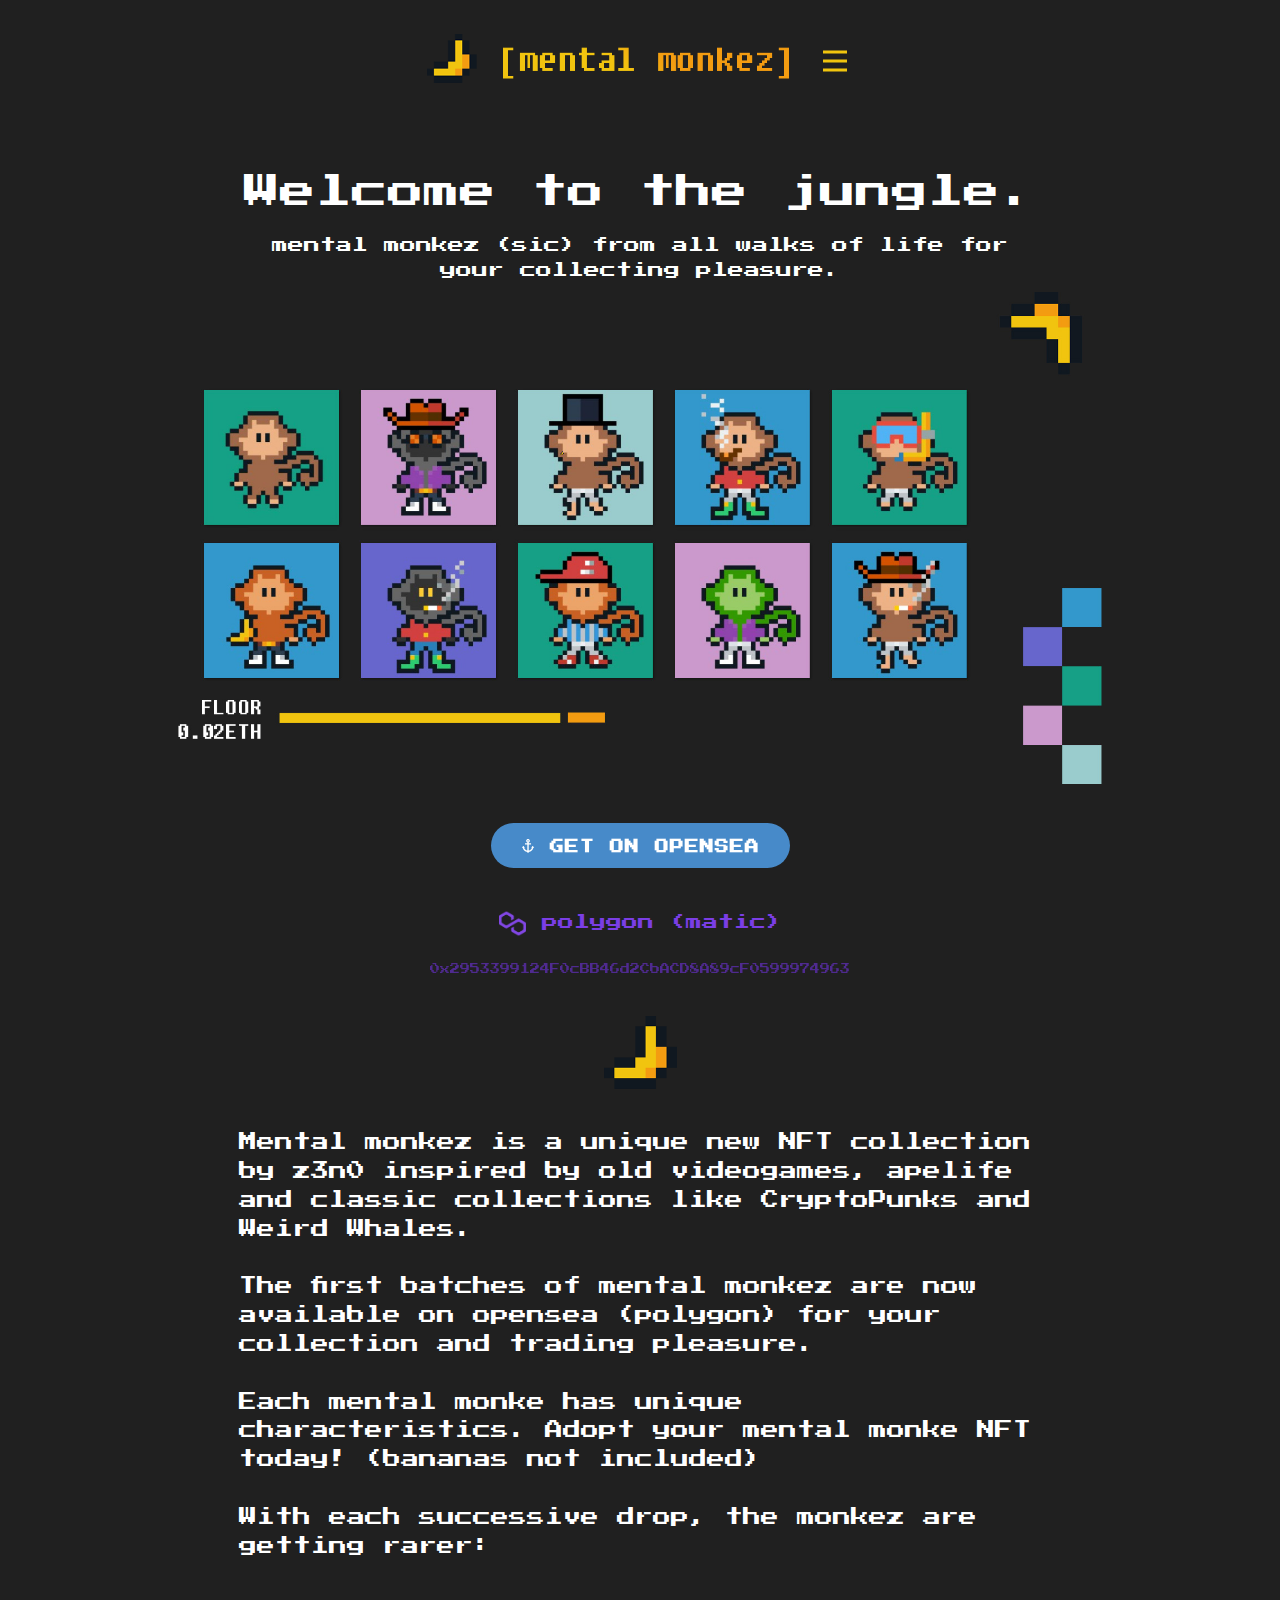
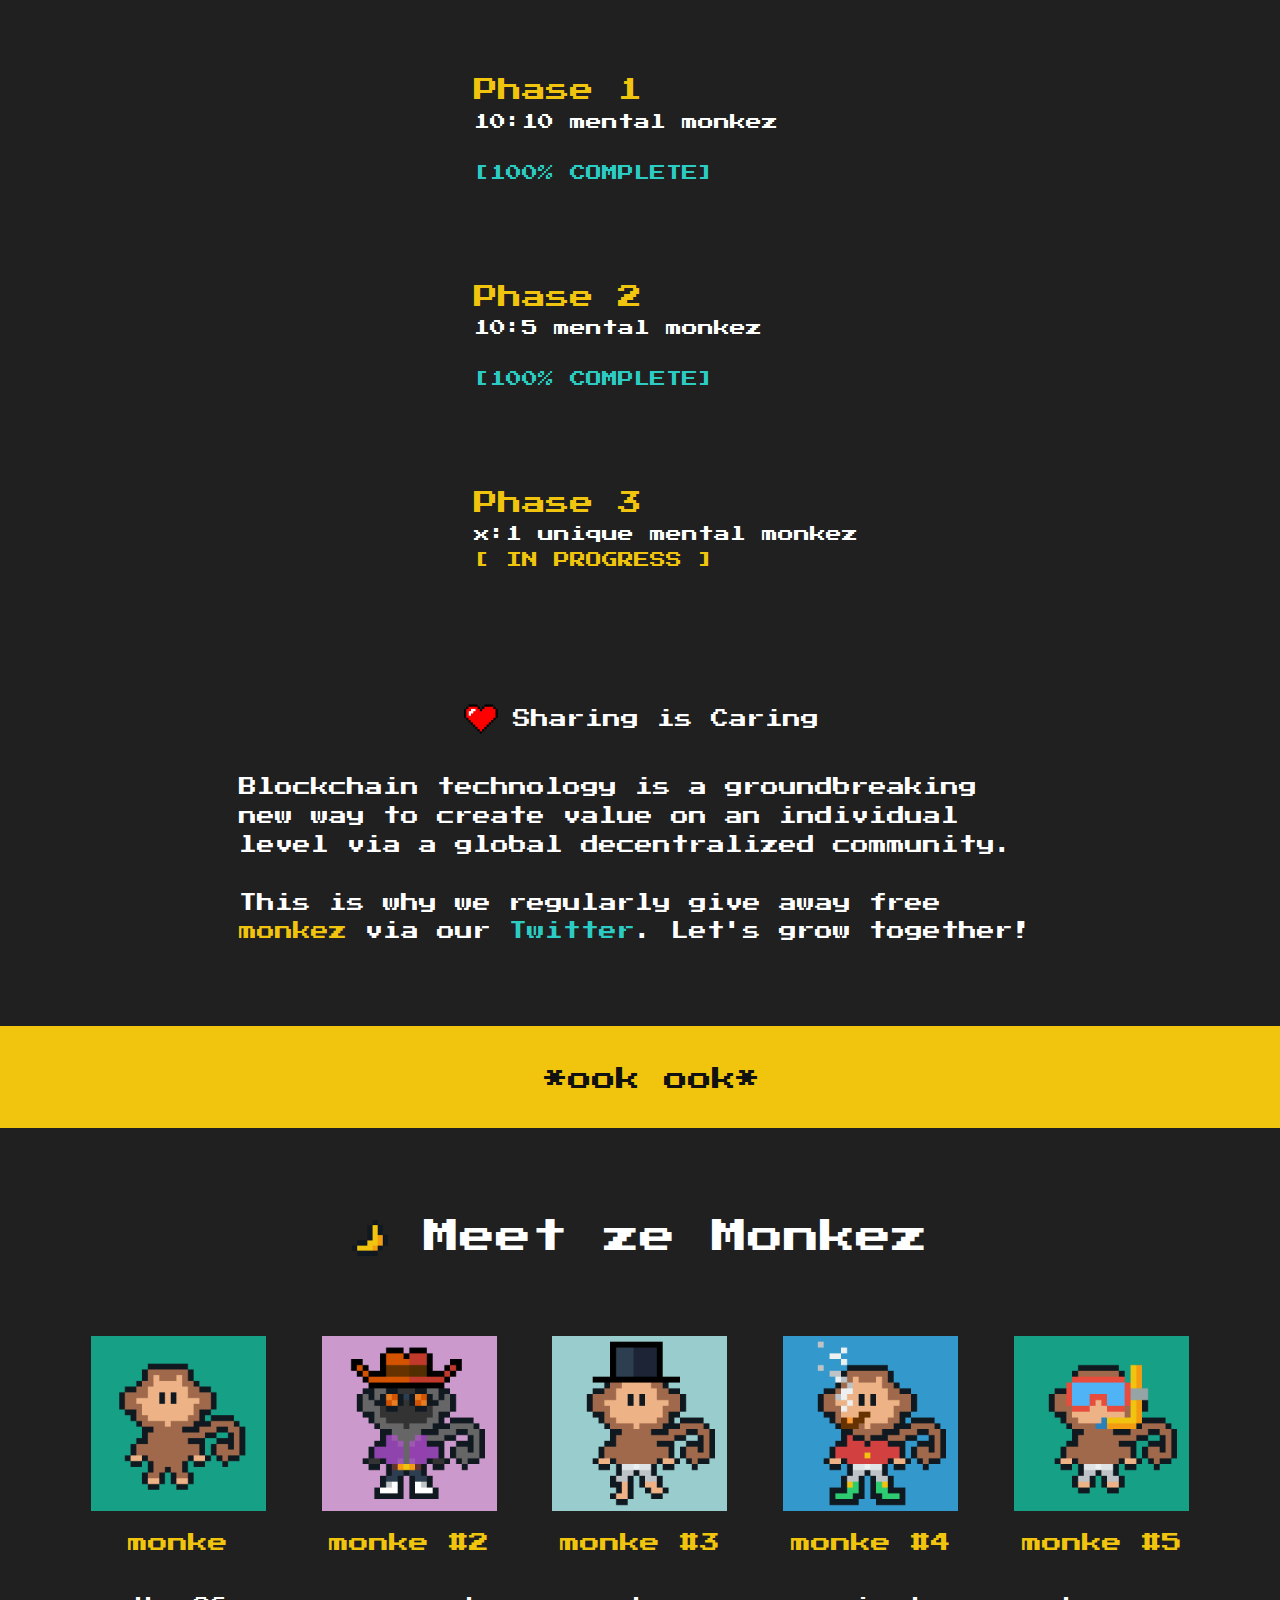
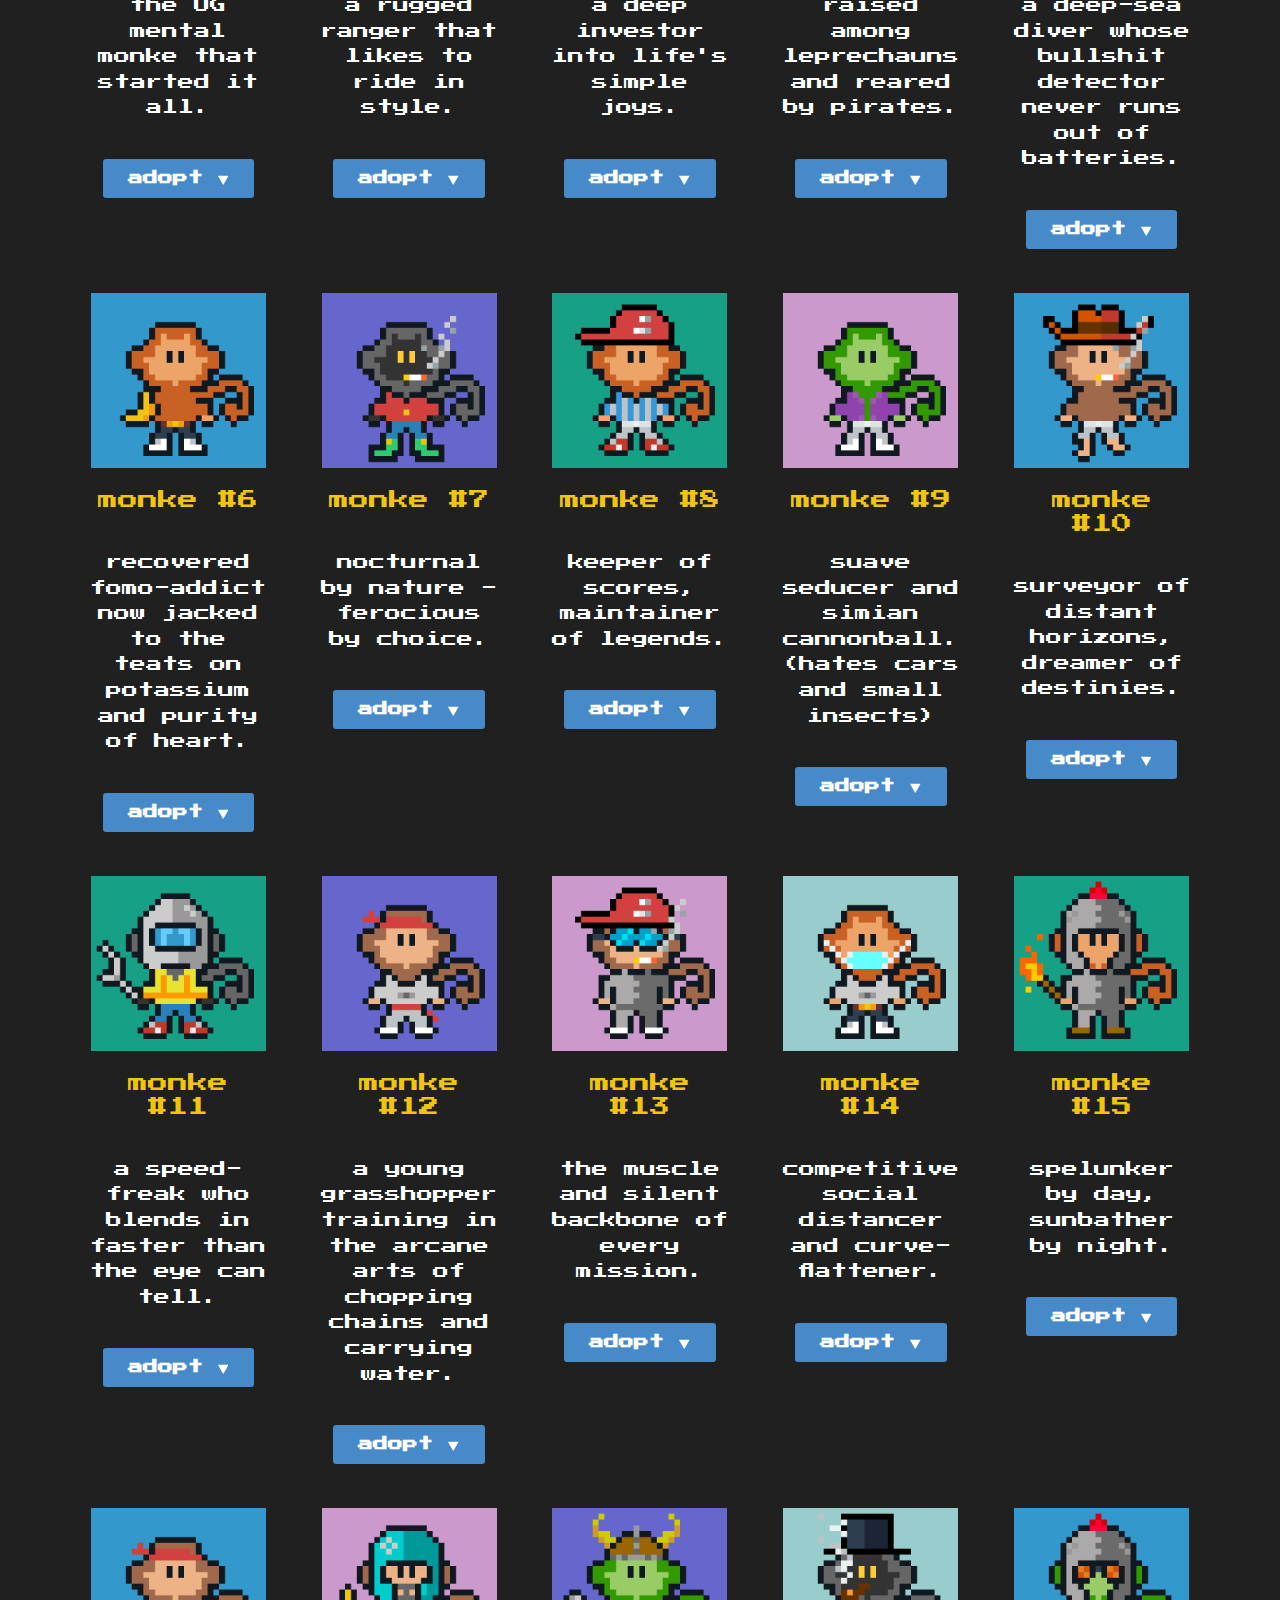
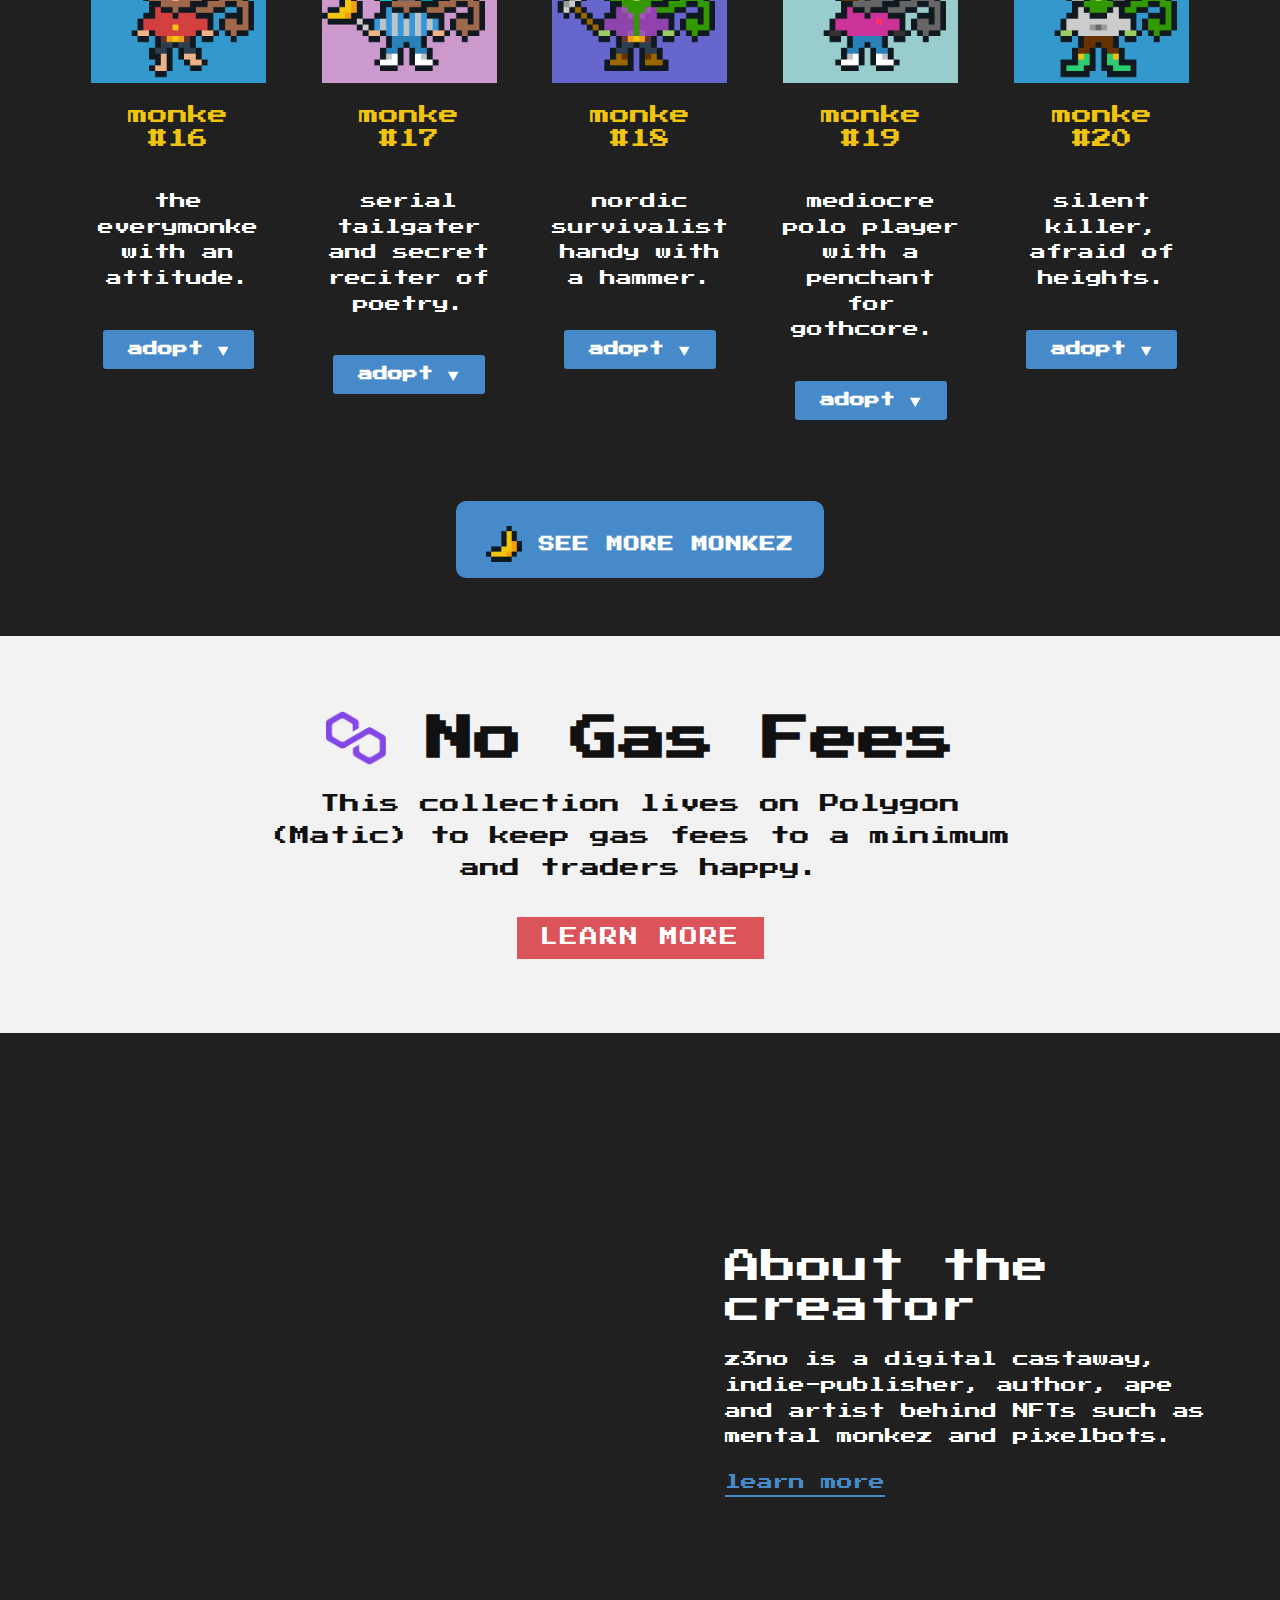
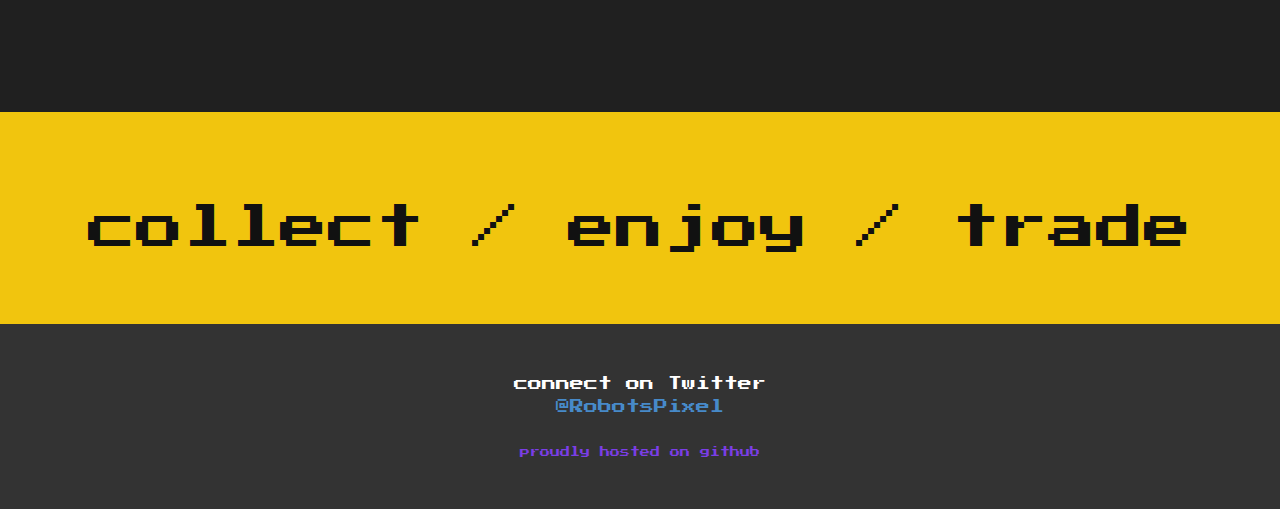
<file: index.html>
<!DOCTYPE html>
<html style="font-size: 16px;"><head>
    <meta name="viewport" content="width=device-width, initial-scale=1.0">
    <meta charset="utf-8">
    <meta name="keywords" content="NFT, moneys, pixelart">
    <meta name="description" content="Own, trade and collect original pixel art monkeys. Live on OpenSea via Polygon (Matic) blockchain.">
    <meta name="page_type" content="np-template-header-footer-from-plugin">
    <title>Mental Monkez #NFT 🐵</title>
    <link rel="stylesheet" href="nicepage.css" media="screen">
<link rel="stylesheet" href="home.css" media="screen">
    <script class="u-script" type="text/javascript" src="jquery.js" defer=""></script>
    <script class="u-script" type="text/javascript" src="nicepage.js" defer=""></script>
    <meta name="generator" content="Nicepage 3.25.0, nicepage.com">
    <meta property="og:title" content="Mental Monkez #NFT 🐵">
    <meta property="og:description" content="Welcome to the jungle! Own, trade and collect original pixel art monkez.">
    <meta property="og:image" content="https://mentalmonkez.bar/images/promo1.jpg">
    <meta property="og:url" content="https://mentalmonkez.bar">
    <link rel="icon" href="images/favicon.jpg">
    <link id="u-theme-google-font" rel="stylesheet" href="https://fonts.googleapis.com/css?family=Press+Start+2P:400">
    <link id="u-page-google-font" rel="stylesheet" href="https://fonts.googleapis.com/css?family=Press+Start+2P:400">
    
    
    
    
    
    
    
    
    
    
    
    <script type="application/ld+json">{
		"@context": "http://schema.org",
		"@type": "Organization",
		"name": "Mental Monkez"
}</script>
    <meta name="theme-color" content="#478ac9">
    <meta property="og:type" content="website">
  <meta name="theme-color" content="#202020"></head>
  <body data-home-page="home.html" data-home-page-title="home" class="u-body"><header class="u-clearfix u-custom-color-2 u-header u-sticky u-sticky-2488 u-header" id="sec-9201"><div class="u-clearfix u-sheet u-sheet-1">
        <img class="u-image u-image-contain u-image-default u-image-1" src="images/promo-copy.png" alt="" data-image-width="562" data-image-height="76">
        <nav class="u-menu u-menu-dropdown u-offcanvas u-offcanvas-shift u-menu-1" data-responsive-from="XL">
          <div class="menu-collapse">
            <a class="u-button-style u-nav-link u-text-palette-3-base" href="#">
              <svg><use xmlns:xlink="http://www.w3.org/1999/xlink" xlink:href="#menu-hamburger"></use></svg>
              <svg version="1.1" xmlns="http://www.w3.org/2000/svg" xmlns:xlink="http://www.w3.org/1999/xlink"><defs><symbol id="menu-hamburger" viewBox="0 0 16 16" style="width: 16px; height: 16px;"><rect y="1" width="16" height="2"></rect><rect y="7" width="16" height="2"></rect><rect y="13" width="16" height="2"></rect>
</symbol>
</defs></svg>
            </a>
          </div>
          <div class="u-custom-menu u-nav-container">
            <ul class="u-nav u-unstyled"><li class="u-nav-item"><a class="u-button-style u-nav-link" href="home.html#sec-0654" data-page-id="116752899">About the Collection</a>
</li><li class="u-nav-item"><a class="u-button-style u-nav-link" href="home.html#sec-787b" data-page-id="116752899">Launch Phases</a>
</li><li class="u-nav-item"><a class="u-button-style u-nav-link" href="home.html#sec-3db3" data-page-id="116752899">Meet the monkez</a>
</li><li class="u-nav-item"><a class="u-button-style u-nav-link" href="home.html#sec-af50" data-page-id="116752899">About the Artist</a>
</li><li class="u-nav-item"><a class="u-button-style u-nav-link" href="https://twitter.com/RobotsPixel">Connect</a>
</li></ul>
          </div>
          <div class="u-custom-menu u-nav-container-collapse">
            <div class="u-black u-container-style u-inner-container-layout u-opacity u-opacity-95 u-sidenav">
              <div class="u-sidenav-overflow">
                <div class="u-menu-close"></div>
                <ul class="u-align-center u-nav u-popupmenu-items u-unstyled u-nav-2"><li class="u-nav-item"><a class="u-button-style u-nav-link" href="home.html#sec-0654" data-page-id="116752899">About the Collection</a>
</li><li class="u-nav-item"><a class="u-button-style u-nav-link" href="home.html#sec-787b" data-page-id="116752899">Launch Phases</a>
</li><li class="u-nav-item"><a class="u-button-style u-nav-link" href="home.html#sec-3db3" data-page-id="116752899">Meet the monkez</a>
</li><li class="u-nav-item"><a class="u-button-style u-nav-link" href="home.html#sec-af50" data-page-id="116752899">About the Artist</a>
</li><li class="u-nav-item"><a class="u-button-style u-nav-link" href="https://twitter.com/RobotsPixel">Connect</a>
</li></ul>
              </div>
            </div>
            <div class="u-black u-menu-overlay u-opacity u-opacity-70"></div>
          </div>
        </nav>
      </div></header>
    <section class="u-align-center u-clearfix u-section-1" id="sec-8301">
      <div class="u-clearfix u-sheet u-sheet-1">
        <h2 class="u-text u-text-default u-text-1">Welcome to the jungle.</h2>
        <p class="u-text u-text-2">mental monkez (sic) from all walks of life for your collecting pleasure.<br>
        </p>
        <img class="u-expanded-width u-image u-image-contain u-image-default u-image-1" src="images/prosmall.jpg" alt="" data-image-width="1672" data-image-height="890">
        <a href="https://opensea.io/collection/monkez" class="u-btn u-btn-round u-button-style u-hover-palette-1-light-1 u-palette-1-base u-radius-50 u-btn-1" data-animation-name="flipIn" data-animation-duration="1000" data-animation-delay="0" data-animation-direction="X"><span class="u-icon u-icon-1"><svg class="u-svg-content" viewBox="-32 0 479 479.97003" style="width: 1em; height: 1em;"><path d="m414.65625 290.847656-40-48c-1.566406-1.753906-3.804688-2.757812-6.160156-2.757812-2.351563 0-4.589844 1.003906-6.15625 2.757812l-40 48c-1.988282 2.386719-2.417969 5.710938-1.097656 8.523438 1.320312 2.808594 4.148437 4.605468 7.253906 4.597656h12.722656c-11.839844 48.242188-54.722656 85.441406-108.722656 94.082031v-206.082031h72c4.421875 0 8-3.582031 8-8v-32c0-4.417969-3.578125-8-8-8h-72v-20.640625c28.398437-11.484375 44.675781-41.484375 38.824218-71.554687-5.851562-30.066407-32.191406-51.773438-62.824218-51.773438-30.628906 0-56.96875 21.707031-62.820313 51.773438-5.851562 30.070312 10.425781 60.070312 38.820313 71.554687v20.640625h-72c-4.417969 0-8 3.582031-8 8v32c0 4.417969 3.582031 8 8 8h72v206.082031c-54-8.640625-96.878906-45.839843-108.71875-94.082031h12.71875c3.109375.007812 5.9375-1.789062 7.257812-4.597656 1.320313-2.8125.890625-6.136719-1.097656-8.523438l-40-48c-1.566406-1.753906-3.804688-2.757812-6.160156-2.757812-2.351563 0-4.589844 1.003906-6.15625 2.757812l-40 48c-1.988282 2.386719-2.417969 5.710938-1.097656 8.523438 1.320312 2.808594 4.148437 4.605468 7.253906 4.597656h17.84375c11.679687 74.402344 76.558594 132.878906 158.15625 142.5625v9.4375c.019531 2.121094.847656 4.15625 2.320312 5.679688l16 16c3.15625 3.09375 8.207032 3.09375 11.363282 0l16-16c1.472656-1.523438 2.300781-3.558594 2.316406-5.679688v-9.4375c81.601562-9.683594 146.480468-68.160156 158.160156-142.5625h17.839844c3.109375.007812 5.9375-1.789062 7.257812-4.597656 1.320313-2.8125.890625-6.136719-1.097656-8.523438zm-206.160156-202.878906c-13.253906 0-24-10.746094-24-24s10.746094-24 24-24c13.257812 0 24 10.746094 24 24s-10.742188 24-24 24zm0 0"></path></svg><img></span> get on opensea
        </a>
        <p class="u-text u-text-3"><span class="u-file-icon u-icon u-icon-2"><img src="images/polygon-matic-logo.png" alt=""></span>&nbsp;<span class="u-text-custom-color-1">polygon (matic)</span>
        </p>
        <p class="u-text u-text-custom-color-3 u-text-4" data-animation-name="slideIn" data-animation-duration="1000" data-animation-delay="0" data-animation-direction="Down">
          <a class="u-border-none u-btn u-button-link u-button-style u-none u-text-custom-color-3 u-btn-2" href="https://polygonscan.com/address/0x2953399124f0cbb46d2cbacd8a89cf0599974963"> 0x2953399124F0cBB46d2CbACD8A89cF0599974963</a>
        </p>
        <img class="u-align-center u-image u-image-contain u-image-default u-preserve-proportions u-image-2" alt="" data-image-width="118" data-image-height="118" src="images/nana.png?rand=1dd0" data-animation-name="rollIn" data-animation-duration="1000" data-animation-delay="0" data-animation-direction="">
      </div>
    </section>
    <section class="u-clearfix u-section-2" id="sec-0654">
      <div class="u-clearfix u-sheet u-sheet-1">
        <p class="u-text u-text-1">Mental monkez is a unique new NFT collection by z3n0 inspired by old videogames, apelife and classic collections like CryptoPunks and Weird Whales.<br>
          <br>The first batches of mental monkez are now available on opensea (polygon) for your collection and trading pleasure.<br>
          <br>Each mental monke has unique characteristics. Adopt your mental monke NFT today! (bananas not included)<br>
          <br>With each successive drop, the monkez are getting rarer:
        </p>
      </div>
    </section>
    <section class="u-clearfix u-section-3" id="sec-787b">
      <div class="u-clearfix u-sheet u-valign-middle-lg u-valign-middle-md u-valign-middle-sm u-valign-middle-xl u-sheet-1">
        <div class="u-list u-list-1">
          <div class="u-repeater u-repeater-1">
            <div class="u-container-style u-list-item u-repeater-item">
              <div class="u-container-layout u-similar-container u-container-layout-1"><span class="u-align-left u-custom-item u-file-icon u-icon u-icon-rounded u-palette-4-base u-spacing-10 u-icon-1" data-animation-name="rotateIn" data-animation-duration="1000" data-animation-delay="0" data-animation-direction=""><img src="images/nana.png" alt=""></span>
                <p class="u-text u-text-1">
                  <span style="font-size: 1.5rem;" class="u-text-palette-3-base">Phase 1 </span>
                  <br>10:10 mental monkez<br>
                  <br>
                  <span class="u-text-palette-4-base">[100% COMPLETE]</span>
                </p>
              </div>
            </div>
            <div class="u-container-style u-list-item u-repeater-item">
              <div class="u-container-layout u-similar-container u-container-layout-2"><span class="u-align-left u-custom-item u-file-icon u-icon u-icon-rounded u-palette-4-base u-spacing-10 u-icon-2" data-animation-name="rotateIn" data-animation-duration="1000" data-animation-delay="0" data-animation-direction=""><img src="images/nana.png" alt=""></span>
                <p class="u-text u-text-2">
                  <span style="font-size: 1.5rem;" class="u-text-palette-3-base">Phase 2</span>
                  <br>10:5 mental monkez<br>
                  <br>
                  <span class="u-text-palette-4-base">[100% COMPLETE]</span>
                </p>
              </div>
            </div>
            <div class="u-container-style u-list-item u-repeater-item">
              <div class="u-container-layout u-similar-container u-container-layout-3"><span class="u-align-left u-custom-item u-file-icon u-icon u-icon-rounded u-palette-3-base u-spacing-10 u-icon-3" data-animation-name="rotateIn" data-animation-duration="1000" data-animation-delay="0" data-animation-direction=""><img src="images/nana.png" alt=""></span>
                <p class="u-text u-text-3">
                  <span style="font-size: 1.5rem;" class="u-text-palette-3-base">Phase 3</span>
                  <br>x:1 unique mental monkez<br>
                  <span class="u-text-palette-3-base">[ IN PROGRESS ]</span>
                </p>
              </div>
            </div>
          </div>
        </div>
      </div>
    </section>
    <section class="u-clearfix u-section-4" id="sec-7582">
      <div class="u-clearfix u-sheet u-sheet-1">
        <p class="u-align-center u-text u-text-1"><span class="u-file-icon u-icon u-icon-1"><img src="images/pixel-heart-2779422_640.png" alt=""></span>Sharing is Caring
        </p>
        <p class="u-align-left u-text u-text-2">Blockchain technology is a groundbreaking new way to create value on an individual level via a global decentralized community.<br>
          <br>This is why we regularly give away free <span class="u-text-palette-3-base">monkez </span>via our <a href="https://twitter.com/RobotsPixel" class="u-active-none u-border-none u-btn u-button-link u-button-style u-hover-none u-none u-text-palette-4-base u-btn-1">Twitter</a>. Let's grow together!<br>
        </p>
      </div>
    </section>
    <section class="u-align-center u-clearfix u-palette-3-base u-section-5" id="sec-4f86">
      <div class="u-clearfix u-sheet u-valign-middle u-sheet-1">
        <h2 class="u-align-center u-text u-text-default u-text-1"> &nbsp;*ook ook*</h2>
      </div>
    </section>
    <section class="u-align-center u-clearfix u-section-6" id="carousel_1170">
      <div class="u-clearfix u-sheet u-sheet-1">
        <h2 class="u-align-center u-text u-text-default u-text-1"><span class="u-file-icon u-hidden-sm u-hidden-xs u-icon u-icon-1"><img src="images/nana.png" alt=""></span>&nbsp;Meet ze Monkez
        </h2>
      </div>
    </section>
    <section class="u-align-center u-clearfix u-section-7" id="sec-3db3">
      <div class="u-clearfix u-sheet u-sheet-1">
        <div class="u-expanded-width u-layout-grid u-list u-list-1">
          <div class="u-repeater u-repeater-1">
            <div class="u-container-style u-list-item u-repeater-item">
              <div class="u-container-layout u-similar-container u-valign-top u-container-layout-1">
                <img class="u-align-center u-image u-image-default u-preserve-proportions u-image-1" src="images/unnamed.jpg" alt="" data-image-width="1000" data-image-height="1000">
                <h3 class="u-align-center u-text u-text-palette-3-base u-text-1">monke</h3>
                <p class="u-align-center u-custom-item u-text u-text-2">the OG mental monke that started it all.</p>
                <a href="https://opensea.io/assets/matic/0x2953399124f0cbb46d2cbacd8a89cf0599974963/3466488249393157158820625724392197148516089220052040955844178780613685280778" class="u-align-center u-btn u-btn-round u-button-style u-hover-palette-1-light-1 u-palette-1-base u-radius-3 u-text-body-alt-color u-text-hover-white u-btn-1">adopt&nbsp;<span class="u-icon u-text-white u-icon-1"><svg class="u-svg-content" viewBox="0 0 490.677 490.677" x="0px" y="0px" style="width: 1em; height: 1em;"><path d="M489.272,37.339c-1.92-3.307-5.44-5.333-9.259-5.333H10.68c-3.819,0-7.339,2.027-9.259,5.333    c-1.899,3.307-1.899,7.36,0.021,10.667l234.667,405.333c1.899,3.307,5.419,5.333,9.237,5.333s7.339-2.027,9.237-5.333 L489.251,48.005C491.149,44.72,491.149,40.645,489.272,37.339z"></path></svg><img></span>
                </a>
              </div>
            </div>
            <div class="u-container-style u-list-item u-repeater-item">
              <div class="u-container-layout u-similar-container u-valign-top u-container-layout-2">
                <img class="u-align-center u-image u-image-default u-preserve-proportions u-image-2" src="images/0a.png" alt="" data-image-width="1000" data-image-height="1000">
                <h3 class="u-align-center u-text u-text-palette-3-base u-text-3">monke #2</h3>
                <p class="u-align-center u-custom-item u-text u-text-4">a rugged ranger that likes to ride in style.<br>
                </p>
                <a href="https://opensea.io/assets/matic/0x2953399124f0cbb46d2cbacd8a89cf0599974963/3466488249393157158820625724392197148516089220052040955844178781713196908554" class="u-align-center u-btn u-btn-round u-button-style u-hover-palette-1-light-1 u-palette-1-base u-radius-3 u-text-body-alt-color u-text-hover-white u-btn-2">adopt&nbsp;<span class="u-icon u-text-white u-icon-2"><svg class="u-svg-content" viewBox="0 0 490.677 490.677" x="0px" y="0px" style="width: 1em; height: 1em;"><path d="M489.272,37.339c-1.92-3.307-5.44-5.333-9.259-5.333H10.68c-3.819,0-7.339,2.027-9.259,5.333    c-1.899,3.307-1.899,7.36,0.021,10.667l234.667,405.333c1.899,3.307,5.419,5.333,9.237,5.333s7.339-2.027,9.237-5.333 L489.251,48.005C491.149,44.72,491.149,40.645,489.272,37.339z"></path></svg><img></span>
                </a>
              </div>
            </div>
            <div class="u-align-center u-container-style u-list-item u-repeater-item">
              <div class="u-container-layout u-similar-container u-valign-top u-container-layout-3">
                <img class="u-align-center u-image u-image-default u-preserve-proportions u-image-3" src="images/0a12.png" alt="" data-image-width="1000" data-image-height="1000">
                <h3 class="u-align-center u-text u-text-palette-3-base u-text-5">monke #3</h3>
                <p class="u-align-center u-custom-item u-text u-text-6">a deep investor into life's simple joys.</p>
                <a href="https://opensea.io/assets/matic/0x2953399124f0cbb46d2cbacd8a89cf0599974963/3466488249393157158820625724392197148516089220052040955844178782812708536330" class="u-align-center u-btn u-btn-round u-button-style u-hover-palette-1-light-1 u-palette-1-base u-radius-3 u-text-body-alt-color u-text-hover-white u-btn-3">adopt&nbsp;<span class="u-icon u-text-white u-icon-3"><svg class="u-svg-content" viewBox="0 0 490.677 490.677" x="0px" y="0px" style="width: 1em; height: 1em;"><path d="M489.272,37.339c-1.92-3.307-5.44-5.333-9.259-5.333H10.68c-3.819,0-7.339,2.027-9.259,5.333    c-1.899,3.307-1.899,7.36,0.021,10.667l234.667,405.333c1.899,3.307,5.419,5.333,9.237,5.333s7.339-2.027,9.237-5.333 L489.251,48.005C491.149,44.72,491.149,40.645,489.272,37.339z"></path></svg><img></span>
                </a>
              </div>
            </div>
            <div class="u-align-center u-container-style u-list-item u-repeater-item">
              <div class="u-container-layout u-similar-container u-valign-top u-container-layout-4">
                <img class="u-align-center u-image u-image-default u-preserve-proportions u-image-4" src="images/0aa0.png" alt="" data-image-width="1000" data-image-height="1000">
                <h3 class="u-align-center u-text u-text-palette-3-base u-text-7">monke #4</h3>
                <p class="u-align-center u-custom-item u-text u-text-8">raised among leprechauns and reared by pirates.</p>
                <a href="https://opensea.io/assets/matic/0x2953399124f0cbb46d2cbacd8a89cf0599974963/3466488249393157158820625724392197148516089220052040955844178783912220164106" class="u-align-center u-btn u-btn-round u-button-style u-hover-palette-1-light-1 u-palette-1-base u-radius-3 u-text-body-alt-color u-text-hover-white u-btn-4">adopt&nbsp;<span class="u-icon u-text-white u-icon-4"><svg class="u-svg-content" viewBox="0 0 490.677 490.677" x="0px" y="0px" style="width: 1em; height: 1em;"><path d="M489.272,37.339c-1.92-3.307-5.44-5.333-9.259-5.333H10.68c-3.819,0-7.339,2.027-9.259,5.333    c-1.899,3.307-1.899,7.36,0.021,10.667l234.667,405.333c1.899,3.307,5.419,5.333,9.237,5.333s7.339-2.027,9.237-5.333 L489.251,48.005C491.149,44.72,491.149,40.645,489.272,37.339z"></path></svg><img></span>
                </a>
              </div>
            </div>
            <div class="u-align-center u-container-style u-list-item u-repeater-item">
              <div class="u-container-layout u-similar-container u-valign-top u-container-layout-5">
                <img class="u-align-center u-image u-image-default u-preserve-proportions u-image-5" src="images/0aa0a.png" alt="" data-image-width="1000" data-image-height="1000">
                <h3 class="u-align-center u-text u-text-palette-3-base u-text-9">monke #5</h3>
                <p class="u-align-center u-custom-item u-text u-text-10"> a deep-sea diver whose bullshit detector never runs out of batteries.</p>
                <a href="https://opensea.io/assets/matic/0x2953399124f0cbb46d2cbacd8a89cf0599974963/3466488249393157158820625724392197148516089220052040955844178782812708536330" class="u-align-center u-btn u-btn-round u-button-style u-hover-palette-1-light-1 u-palette-1-base u-radius-3 u-text-body-alt-color u-text-hover-white u-btn-5">adopt&nbsp;<span class="u-icon u-text-white u-icon-5"><svg class="u-svg-content" viewBox="0 0 490.677 490.677" x="0px" y="0px" style="width: 1em; height: 1em;"><path d="M489.272,37.339c-1.92-3.307-5.44-5.333-9.259-5.333H10.68c-3.819,0-7.339,2.027-9.259,5.333    c-1.899,3.307-1.899,7.36,0.021,10.667l234.667,405.333c1.899,3.307,5.419,5.333,9.237,5.333s7.339-2.027,9.237-5.333 L489.251,48.005C491.149,44.72,491.149,40.645,489.272,37.339z"></path></svg><img></span>
                </a>
              </div>
            </div>
            <div class="u-align-center u-container-style u-list-item u-repeater-item">
              <div class="u-container-layout u-similar-container u-valign-top u-container-layout-6">
                <img class="u-align-center u-image u-image-default u-preserve-proportions u-image-6" src="images/12.png" alt="" data-image-width="1000" data-image-height="1000">
                <h3 class="u-align-center u-text u-text-palette-3-base u-text-11">monke #6</h3>
                <p class="u-align-center u-custom-item u-text u-text-12"> recovered fomo-addict now jacked to the teats on potassium and purity of heart.</p>
                <a href="https://opensea.io/assets/matic/0x2953399124f0cbb46d2cbacd8a89cf0599974963/3466488249393157158820625724392197148516089220052040955844178786111243419658" class="u-align-center u-btn u-btn-round u-button-style u-hover-palette-1-light-1 u-palette-1-base u-radius-3 u-text-body-alt-color u-text-hover-white u-btn-6">adopt&nbsp;<span class="u-icon u-text-white u-icon-6"><svg class="u-svg-content" viewBox="0 0 490.677 490.677" x="0px" y="0px" style="width: 1em; height: 1em;"><path d="M489.272,37.339c-1.92-3.307-5.44-5.333-9.259-5.333H10.68c-3.819,0-7.339,2.027-9.259,5.333    c-1.899,3.307-1.899,7.36,0.021,10.667l234.667,405.333c1.899,3.307,5.419,5.333,9.237,5.333s7.339-2.027,9.237-5.333 L489.251,48.005C491.149,44.72,491.149,40.645,489.272,37.339z"></path></svg><img></span>
                </a>
              </div>
            </div>
            <div class="u-align-center u-container-style u-list-item u-repeater-item">
              <div class="u-container-layout u-similar-container u-valign-top u-container-layout-7">
                <img class="u-align-center u-image u-image-default u-preserve-proportions u-image-7" src="images/1a1.png" alt="" data-image-width="1000" data-image-height="1000">
                <h3 class="u-align-center u-text u-text-palette-3-base u-text-13">monke #7</h3>
                <p class="u-align-center u-custom-item u-text u-text-14"> nocturnal by nature - ferocious by choice.</p>
                <a href="https://opensea.io/assets/matic/0x2953399124f0cbb46d2cbacd8a89cf0599974963/3466488249393157158820625724392197148516089220052040955844178787210755047434" class="u-align-center u-btn u-btn-round u-button-style u-hover-palette-1-light-1 u-palette-1-base u-radius-3 u-text-body-alt-color u-text-hover-white u-btn-7">adopt&nbsp;<span class="u-icon u-text-white u-icon-7"><svg class="u-svg-content" viewBox="0 0 490.677 490.677" x="0px" y="0px" style="width: 1em; height: 1em;"><path d="M489.272,37.339c-1.92-3.307-5.44-5.333-9.259-5.333H10.68c-3.819,0-7.339,2.027-9.259,5.333    c-1.899,3.307-1.899,7.36,0.021,10.667l234.667,405.333c1.899,3.307,5.419,5.333,9.237,5.333s7.339-2.027,9.237-5.333 L489.251,48.005C491.149,44.72,491.149,40.645,489.272,37.339z"></path></svg><img></span>
                </a>
              </div>
            </div>
            <div class="u-align-center u-container-style u-list-item u-repeater-item">
              <div class="u-container-layout u-similar-container u-valign-top u-container-layout-8">
                <img class="u-align-center u-image u-image-default u-preserve-proportions u-image-8" src="images/2.1.png" alt="" data-image-width="1000" data-image-height="1000">
                <h3 class="u-align-center u-text u-text-palette-3-base u-text-15">monke #8</h3>
                <p class="u-align-center u-custom-item u-text u-text-16"> keeper of scores, maintainer of legends.</p>
                <a href="https://opensea.io/assets/matic/0x2953399124f0cbb46d2cbacd8a89cf0599974963/3466488249393157158820625724392197148516089220052040955844178787210755047434" class="u-align-center u-btn u-btn-round u-button-style u-hover-palette-1-light-1 u-palette-1-base u-radius-3 u-text-body-alt-color u-text-hover-white u-btn-8">adopt&nbsp;<span class="u-icon u-text-white u-icon-8"><svg class="u-svg-content" viewBox="0 0 490.677 490.677" x="0px" y="0px" style="width: 1em; height: 1em;"><path d="M489.272,37.339c-1.92-3.307-5.44-5.333-9.259-5.333H10.68c-3.819,0-7.339,2.027-9.259,5.333    c-1.899,3.307-1.899,7.36,0.021,10.667l234.667,405.333c1.899,3.307,5.419,5.333,9.237,5.333s7.339-2.027,9.237-5.333 L489.251,48.005C491.149,44.72,491.149,40.645,489.272,37.339z"></path></svg><img></span>
                </a>
              </div>
            </div>
            <div class="u-align-center u-container-style u-list-item u-repeater-item">
              <div class="u-container-layout u-similar-container u-valign-top u-container-layout-9">
                <img class="u-align-center u-image u-image-default u-preserve-proportions u-image-9" src="images/2.1a.png" alt="" data-image-width="1000" data-image-height="1000">
                <h3 class="u-align-center u-text u-text-palette-3-base u-text-17">monke #9<br>
                </h3>
                <p class="u-align-center u-custom-item u-text u-text-18"> suave seducer and simian cannonball. (hates cars and small insects)</p>
                <a href="https://opensea.io/assets/matic/0x2953399124f0cbb46d2cbacd8a89cf0599974963/3466488249393157158820625724392197148516089220052040955844178789409778302986" class="u-align-center u-btn u-btn-round u-button-style u-hover-palette-1-light-1 u-palette-1-base u-radius-3 u-text-body-alt-color u-text-hover-white u-btn-9">adopt&nbsp;<span class="u-icon u-text-white u-icon-9"><svg class="u-svg-content" viewBox="0 0 490.677 490.677" x="0px" y="0px" style="width: 1em; height: 1em;"><path d="M489.272,37.339c-1.92-3.307-5.44-5.333-9.259-5.333H10.68c-3.819,0-7.339,2.027-9.259,5.333    c-1.899,3.307-1.899,7.36,0.021,10.667l234.667,405.333c1.899,3.307,5.419,5.333,9.237,5.333s7.339-2.027,9.237-5.333 L489.251,48.005C491.149,44.72,491.149,40.645,489.272,37.339z"></path></svg><img></span>
                </a>
              </div>
            </div>
            <div class="u-align-center u-container-style u-list-item u-repeater-item">
              <div class="u-container-layout u-similar-container u-valign-top u-container-layout-10">
                <img class="u-align-center u-image u-image-default u-preserve-proportions u-image-10" src="images/2ab.png" alt="" data-image-width="1000" data-image-height="1000">
                <h3 class="u-align-center u-text u-text-palette-3-base u-text-19">monke #10</h3>
                <p class="u-align-center u-custom-item u-text u-text-20"> surveyor of distant horizons, dreamer of destinies.</p>
                <a href="https://opensea.io/assets/matic/0x2953399124f0cbb46d2cbacd8a89cf0599974963/3466488249393157158820625724392197148516089220052040955844178790509289930762" class="u-align-center u-btn u-btn-round u-button-style u-hover-palette-1-light-1 u-palette-1-base u-radius-3 u-text-body-alt-color u-text-hover-white u-btn-10">adopt&nbsp;<span class="u-icon u-text-white u-icon-10"><svg class="u-svg-content" viewBox="0 0 490.677 490.677" x="0px" y="0px" style="width: 1em; height: 1em;"><path d="M489.272,37.339c-1.92-3.307-5.44-5.333-9.259-5.333H10.68c-3.819,0-7.339,2.027-9.259,5.333    c-1.899,3.307-1.899,7.36,0.021,10.667l234.667,405.333c1.899,3.307,5.419,5.333,9.237,5.333s7.339-2.027,9.237-5.333 L489.251,48.005C491.149,44.72,491.149,40.645,489.272,37.339z"></path></svg><img></span>
                </a>
              </div>
            </div>
            <div class="u-align-center u-container-style u-list-item u-repeater-item">
              <div class="u-container-layout u-similar-container u-valign-top u-container-layout-11">
                <img class="u-align-center u-image u-image-default u-preserve-proportions u-image-11" src="images/scifiworker.png" alt="" data-image-width="1000" data-image-height="1000">
                <h3 class="u-align-center u-text u-text-palette-3-base u-text-21">monke #11</h3>
                <p class="u-align-center u-custom-item u-text u-text-22"> a speed-freak who blends in faster than the eye can tell.</p>
                <a href="https://opensea.io/assets/matic/0x2953399124f0cbb46d2cbacd8a89cf0599974963/3466488249393157158820625724392197148516089220052040955844178791608801558533" class="u-align-center u-btn u-btn-round u-button-style u-hover-palette-1-light-1 u-palette-1-base u-radius-3 u-text-body-alt-color u-text-hover-white u-btn-11">adopt&nbsp;<span class="u-icon u-text-white u-icon-11"><svg class="u-svg-content" viewBox="0 0 490.677 490.677" x="0px" y="0px" style="width: 1em; height: 1em;"><path d="M489.272,37.339c-1.92-3.307-5.44-5.333-9.259-5.333H10.68c-3.819,0-7.339,2.027-9.259,5.333    c-1.899,3.307-1.899,7.36,0.021,10.667l234.667,405.333c1.899,3.307,5.419,5.333,9.237,5.333s7.339-2.027,9.237-5.333 L489.251,48.005C491.149,44.72,491.149,40.645,489.272,37.339z"></path></svg><img></span>
                </a>
              </div>
            </div>
            <div class="u-align-center u-container-style u-list-item u-repeater-item">
              <div class="u-container-layout u-similar-container u-valign-top u-container-layout-12">
                <img class="u-align-center u-image u-image-default u-preserve-proportions u-image-12" src="images/karate.png" alt="" data-image-width="1000" data-image-height="1000">
                <h3 class="u-align-center u-text u-text-palette-3-base u-text-23">monke #12</h3>
                <p class="u-align-center u-custom-item u-text u-text-24"> a young grasshopper training in the arcane arts of chopping chains and carrying water.</p>
                <a href="https://opensea.io/assets/matic/0x2953399124f0cbb46d2cbacd8a89cf0599974963/3466488249393157158820625724392197148516089220052040955844178792708313186309" class="u-align-center u-btn u-btn-round u-button-style u-hover-palette-1-light-1 u-palette-1-base u-radius-3 u-text-body-alt-color u-text-hover-white u-btn-12">adopt&nbsp;<span class="u-icon u-text-white u-icon-12"><svg class="u-svg-content" viewBox="0 0 490.677 490.677" x="0px" y="0px" style="width: 1em; height: 1em;"><path d="M489.272,37.339c-1.92-3.307-5.44-5.333-9.259-5.333H10.68c-3.819,0-7.339,2.027-9.259,5.333    c-1.899,3.307-1.899,7.36,0.021,10.667l234.667,405.333c1.899,3.307,5.419,5.333,9.237,5.333s7.339-2.027,9.237-5.333 L489.251,48.005C491.149,44.72,491.149,40.645,489.272,37.339z"></path></svg><img></span>
                </a>
              </div>
            </div>
            <div class="u-align-center u-container-style u-list-item u-repeater-item">
              <div class="u-container-layout u-similar-container u-valign-top u-container-layout-13">
                <img class="u-align-center u-image u-image-default u-preserve-proportions u-image-13" src="images/undercover.png" alt="" data-image-width="1000" data-image-height="1000">
                <h3 class="u-align-center u-text u-text-palette-3-base u-text-25">monke #13</h3>
                <p class="u-align-center u-custom-item u-text u-text-26"> the muscle and silent backbone of every mission.</p>
                <a href="https://opensea.io/assets/matic/0x2953399124f0cbb46d2cbacd8a89cf0599974963/3466488249393157158820625724392197148516089220052040955844178793807824814085" class="u-align-center u-btn u-btn-round u-button-style u-hover-palette-1-light-1 u-palette-1-base u-radius-3 u-text-body-alt-color u-text-hover-white u-btn-13">adopt&nbsp;<span class="u-icon u-text-white u-icon-13"><svg class="u-svg-content" viewBox="0 0 490.677 490.677" x="0px" y="0px" style="width: 1em; height: 1em;"><path d="M489.272,37.339c-1.92-3.307-5.44-5.333-9.259-5.333H10.68c-3.819,0-7.339,2.027-9.259,5.333    c-1.899,3.307-1.899,7.36,0.021,10.667l234.667,405.333c1.899,3.307,5.419,5.333,9.237,5.333s7.339-2.027,9.237-5.333 L489.251,48.005C491.149,44.72,491.149,40.645,489.272,37.339z"></path></svg><img></span>
                </a>
              </div>
            </div>
            <div class="u-align-center u-container-style u-list-item u-repeater-item">
              <div class="u-container-layout u-similar-container u-valign-top u-container-layout-14">
                <img class="u-align-center u-image u-image-default u-preserve-proportions u-image-14" src="images/11.png" alt="" data-image-width="1000" data-image-height="1000">
                <h3 class="u-align-center u-text u-text-palette-3-base u-text-27">monke #14</h3>
                <p class="u-align-center u-custom-item u-text u-text-28"> competitive social distancer and curve-flattener.<br>
                </p>
                <a href="https://opensea.io/assets/matic/0x2953399124f0cbb46d2cbacd8a89cf0599974963/3466488249393157158820625724392197148516089220052040955844178794907336441861" class="u-align-center u-btn u-btn-round u-button-style u-hover-palette-1-light-1 u-palette-1-base u-radius-3 u-text-body-alt-color u-text-hover-white u-btn-14">adopt&nbsp;<span class="u-icon u-text-white u-icon-14"><svg class="u-svg-content" viewBox="0 0 490.677 490.677" x="0px" y="0px" style="width: 1em; height: 1em;"><path d="M489.272,37.339c-1.92-3.307-5.44-5.333-9.259-5.333H10.68c-3.819,0-7.339,2.027-9.259,5.333    c-1.899,3.307-1.899,7.36,0.021,10.667l234.667,405.333c1.899,3.307,5.419,5.333,9.237,5.333s7.339-2.027,9.237-5.333 L489.251,48.005C491.149,44.72,491.149,40.645,489.272,37.339z"></path></svg><img></span>
                </a>
              </div>
            </div>
            <div class="u-align-center u-container-style u-list-item u-repeater-item">
              <div class="u-container-layout u-similar-container u-valign-top u-container-layout-15">
                <img class="u-align-center u-image u-image-default u-preserve-proportions u-image-15" src="images/knight.png" alt="" data-image-width="1000" data-image-height="1000">
                <h3 class="u-align-center u-text u-text-palette-3-base u-text-29">monke #15</h3>
                <p class="u-align-center u-custom-item u-text u-text-30">spelunker by day, sunbather by night.<br>
                </p>
                <a href="https://opensea.io/assets/matic/0x2953399124f0cbb46d2cbacd8a89cf0599974963/3466488249393157158820625724392197148516089220052040955844178797106359697413" class="u-align-center u-btn u-btn-round u-button-style u-hover-palette-1-light-1 u-palette-1-base u-radius-3 u-text-body-alt-color u-text-hover-white u-btn-15">adopt&nbsp;<span class="u-icon u-text-white u-icon-15"><svg class="u-svg-content" viewBox="0 0 490.677 490.677" x="0px" y="0px" style="width: 1em; height: 1em;"><path d="M489.272,37.339c-1.92-3.307-5.44-5.333-9.259-5.333H10.68c-3.819,0-7.339,2.027-9.259,5.333    c-1.899,3.307-1.899,7.36,0.021,10.667l234.667,405.333c1.899,3.307,5.419,5.333,9.237,5.333s7.339-2.027,9.237-5.333 L489.251,48.005C491.149,44.72,491.149,40.645,489.272,37.339z"></path></svg><img></span>
                </a>
              </div>
            </div>
            <div class="u-align-center u-container-style u-list-item u-repeater-item">
              <div class="u-container-layout u-similar-container u-valign-top u-container-layout-16">
                <img class="u-align-center u-image u-image-default u-preserve-proportions u-image-16" src="images/13.png" alt="" data-image-width="1000" data-image-height="1000">
                <h3 class="u-align-center u-text u-text-palette-3-base u-text-31">monke #16</h3>
                <p class="u-align-center u-custom-item u-text u-text-32"> the everymonke with an attitude.<br>
                </p>
                <a href="https://opensea.io/assets/matic/0x2953399124f0cbb46d2cbacd8a89cf0599974963/3466488249393157158820625724392197148516089220052040955844178796006848069637" class="u-align-center u-btn u-btn-round u-button-style u-hover-palette-1-light-1 u-palette-1-base u-radius-3 u-text-body-alt-color u-text-hover-white u-btn-16">adopt&nbsp;<span class="u-icon u-text-white u-icon-16"><svg class="u-svg-content" viewBox="0 0 490.677 490.677" x="0px" y="0px" style="width: 1em; height: 1em;"><path d="M489.272,37.339c-1.92-3.307-5.44-5.333-9.259-5.333H10.68c-3.819,0-7.339,2.027-9.259,5.333    c-1.899,3.307-1.899,7.36,0.021,10.667l234.667,405.333c1.899,3.307,5.419,5.333,9.237,5.333s7.339-2.027,9.237-5.333 L489.251,48.005C491.149,44.72,491.149,40.645,489.272,37.339z"></path></svg><img></span>
                </a>
              </div>
            </div>
            <div class="u-align-center u-container-style u-list-item u-repeater-item">
              <div class="u-container-layout u-similar-container u-valign-top u-container-layout-17">
                <img class="u-align-center u-image u-image-default u-preserve-proportions u-image-17" src="images/footballnana.png" alt="" data-image-width="1000" data-image-height="1000">
                <h3 class="u-align-center u-text u-text-palette-3-base u-text-33">monke #17</h3>
                <p class="u-align-center u-custom-item u-text u-text-34"> serial tailgater and secret reciter of poetry.<br>
                </p>
                <a href="https://opensea.io/assets/matic/0x2953399124f0cbb46d2cbacd8a89cf0599974963/3466488249393157158820625724392197148516089220052040955844178798205871325189" class="u-align-center u-btn u-btn-round u-button-style u-hover-palette-1-light-1 u-palette-1-base u-radius-3 u-text-body-alt-color u-text-hover-white u-btn-17">adopt&nbsp;<span class="u-icon u-text-white u-icon-17"><svg class="u-svg-content" viewBox="0 0 490.677 490.677" x="0px" y="0px" style="width: 1em; height: 1em;"><path d="M489.272,37.339c-1.92-3.307-5.44-5.333-9.259-5.333H10.68c-3.819,0-7.339,2.027-9.259,5.333    c-1.899,3.307-1.899,7.36,0.021,10.667l234.667,405.333c1.899,3.307,5.419,5.333,9.237,5.333s7.339-2.027,9.237-5.333 L489.251,48.005C491.149,44.72,491.149,40.645,489.272,37.339z"></path></svg><img></span>
                </a>
              </div>
            </div>
            <div class="u-align-center u-container-style u-list-item u-repeater-item">
              <div class="u-container-layout u-similar-container u-valign-top u-container-layout-18">
                <img class="u-align-center u-image u-image-default u-preserve-proportions u-image-18" src="images/0.png" alt="" data-image-width="1000" data-image-height="1000">
                <h3 class="u-align-center u-text u-text-palette-3-base u-text-35">monke #18</h3>
                <p class="u-align-center u-custom-item u-text u-text-36">nordic survivalist handy with a hammer.</p>
                <a href="https://opensea.io/assets/matic/0x2953399124f0cbb46d2cbacd8a89cf0599974963/3466488249393157158820625724392197148516089220052040955844178801504406208517/" class="u-align-center u-btn u-btn-round u-button-style u-hover-palette-1-light-1 u-palette-1-base u-radius-3 u-text-body-alt-color u-text-hover-white u-btn-18">adopt&nbsp;<span class="u-icon u-text-white u-icon-18"><svg class="u-svg-content" viewBox="0 0 490.677 490.677" x="0px" y="0px" style="width: 1em; height: 1em;"><path d="M489.272,37.339c-1.92-3.307-5.44-5.333-9.259-5.333H10.68c-3.819,0-7.339,2.027-9.259,5.333    c-1.899,3.307-1.899,7.36,0.021,10.667l234.667,405.333c1.899,3.307,5.419,5.333,9.237,5.333s7.339-2.027,9.237-5.333 L489.251,48.005C491.149,44.72,491.149,40.645,489.272,37.339z"></path></svg><img></span>
                </a>
              </div>
            </div>
            <div class="u-align-center u-container-style u-list-item u-repeater-item">
              <div class="u-container-layout u-similar-container u-valign-top u-container-layout-19">
                <img class="u-align-center u-image u-image-default u-preserve-proportions u-image-19" src="images/pinkshirt.png" alt="" data-image-width="1000" data-image-height="1000">
                <h3 class="u-align-center u-text u-text-palette-3-base u-text-37">monke #19</h3>
                <p class="u-align-center u-custom-item u-text u-text-38">mediocre polo player with a penchant for gothcore.&nbsp;</p>
                <a href="https://opensea.io/assets/matic/0x2953399124f0cbb46d2cbacd8a89cf0599974963/3466488249393157158820625724392197148516089220052040955844178799305382952965/" class="u-align-center u-btn u-btn-round u-button-style u-hover-palette-1-light-1 u-palette-1-base u-radius-3 u-text-body-alt-color u-text-hover-white u-btn-19">adopt&nbsp;<span class="u-icon u-text-white u-icon-19"><svg class="u-svg-content" viewBox="0 0 490.677 490.677" x="0px" y="0px" style="width: 1em; height: 1em;"><path d="M489.272,37.339c-1.92-3.307-5.44-5.333-9.259-5.333H10.68c-3.819,0-7.339,2.027-9.259,5.333    c-1.899,3.307-1.899,7.36,0.021,10.667l234.667,405.333c1.899,3.307,5.419,5.333,9.237,5.333s7.339-2.027,9.237-5.333 L489.251,48.005C491.149,44.72,491.149,40.645,489.272,37.339z"></path></svg><img></span>
                </a>
              </div>
            </div>
            <div class="u-align-center u-container-style u-list-item u-repeater-item">
              <div class="u-container-layout u-similar-container u-valign-top u-container-layout-20">
                <img class="u-align-center u-image u-image-default u-preserve-proportions u-image-20" src="images/predator.png" alt="" data-image-width="1000" data-image-height="1000">
                <h3 class="u-align-center u-text u-text-palette-3-base u-text-39">monke #20</h3>
                <p class="u-align-center u-custom-item u-text u-text-40">silent killer, afraid of heights.<br>
                </p>
                <a href="https://opensea.io/assets/matic/0x2953399124f0cbb46d2cbacd8a89cf0599974963/3466488249393157158820625724392197148516089220052040955844178800404894580741/" class="u-align-center u-btn u-btn-round u-button-style u-hover-palette-1-light-1 u-palette-1-base u-radius-3 u-text-body-alt-color u-text-hover-white u-btn-20">adopt&nbsp;<span class="u-icon u-text-white u-icon-20"><svg class="u-svg-content" viewBox="0 0 490.677 490.677" x="0px" y="0px" style="width: 1em; height: 1em;"><path d="M489.272,37.339c-1.92-3.307-5.44-5.333-9.259-5.333H10.68c-3.819,0-7.339,2.027-9.259,5.333    c-1.899,3.307-1.899,7.36,0.021,10.667l234.667,405.333c1.899,3.307,5.419,5.333,9.237,5.333s7.339-2.027,9.237-5.333 L489.251,48.005C491.149,44.72,491.149,40.645,489.272,37.339z"></path></svg><img></span>
                </a>
              </div>
            </div>
          </div>
        </div>
        <a href="https://opensea.io/collection/z3no-collection-2" class="u-align-center u-btn u-btn-round u-button-style u-hover-palette-1-dark-1 u-palette-1-base u-radius-10 u-btn-21"><span class="u-file-icon u-icon u-icon-21"><img src="images/nana.png" alt=""></span>&nbsp;see more monkez
        </a>
      </div>
    </section>
    <section class="u-align-center u-clearfix u-grey-5 u-section-8" id="sec-392b">
      <div class="u-clearfix u-sheet u-sheet-1">
        <h1 class="u-text u-text-default u-text-1"><span class="u-file-icon u-icon u-icon-1"><img src="images/polygon-matic-logo.png" alt=""></span>&nbsp; No Gas Fees
        </h1>
        <p class="u-text u-text-2">This collection lives on Polygon (Matic) to keep gas fees to a minimum and traders happy.</p>
        <a href="https://opensea.io/collection/monkez" class="u-btn u-btn-rectangle u-button-style u-color-scheme-summer-time u-color-style-multicolor-1 u-palette-2-base u-radius-0 u-btn-1">Learn more</a>
      </div>
    </section>
    <section class="u-align-center u-clearfix u-section-9" id="sec-af50">
      <div class="u-clearfix u-sheet u-valign-middle u-sheet-1">
        <div class="u-clearfix u-expanded-width u-gutter-0 u-layout-wrap u-layout-wrap-1">
          <div class="u-layout">
            <div class="u-layout-row">
              <div class="u-container-style u-layout-cell u-left-cell u-size-30 u-layout-cell-1">
                <div class="u-container-layout">
                  <img class="u-image u-image-1" data-image-width="1856" data-image-height="1395" src="images/altprom.jpg" data-animation-name="slideIn" data-animation-duration="1000" data-animation-delay="0" data-animation-direction="Left">
                  <img alt="" class="u-align-left u-image u-image-2" data-image-width="600" data-image-height="600" src="images/robots_54.png" data-animation-name="slideIn" data-animation-duration="1000" data-animation-delay="0" data-animation-direction="Down">
                </div>
              </div>
              <div class="u-align-left u-container-style u-layout-cell u-right-cell u-size-30 u-layout-cell-2">
                <div class="u-container-layout u-valign-middle u-container-layout-2">
                  <h2 class="u-text u-text-1">About the creator</h2>
                  <p class="u-text u-text-2">z3no is a digital castaway, indie-publisher, author, ape and artist behind NFTs such as mental monkez and pixelbots.</p>
                  <a href="https://opensea.io/z3no?tab=created" class="u-active-none u-border-2 u-border-active-palette-2-dark-1 u-border-hover-palette-2-base u-border-palette-1-base u-btn u-button-style u-hover-none u-none u-text-hover-palette-2-base u-text-palette-1-base u-btn-1">learn more</a>
                </div>
              </div>
            </div>
          </div>
        </div>
      </div>
    </section>
    <section class="u-align-center u-clearfix u-palette-3-base u-section-10" id="carousel_7b1a">
      <div class="u-clearfix u-sheet u-sheet-1">
        <h1 class="u-align-center u-text u-text-default u-text-1">collect / enjoy / trade</h1>
      </div>
    </section>
    <style class="u-overlap-style">.u-overlap:not(.u-sticky-scroll) .u-header {
background-color: #202020 !important; background-image: linear-gradient(#202020, #db545a) !important
}</style>
    
    
    <footer class="u-align-center u-clearfix u-footer u-grey-80 u-footer" id="sec-a112"><div class="u-clearfix u-sheet u-sheet-1">
        <p class="u-small-text u-text u-text-variant u-text-1">connect on Twitter <a href="https://twitter.com/RobotsPixel" class="u-active-none u-border-none u-btn u-button-link u-button-style u-hover-none u-none u-text-palette-1-base u-btn-1">@RobotsPixel</a>
        </p>
        <p class="u-text u-text-custom-color-1 u-text-2">proudly hosted on github</p>
      </div></footer>
  
</body></html>
</file>
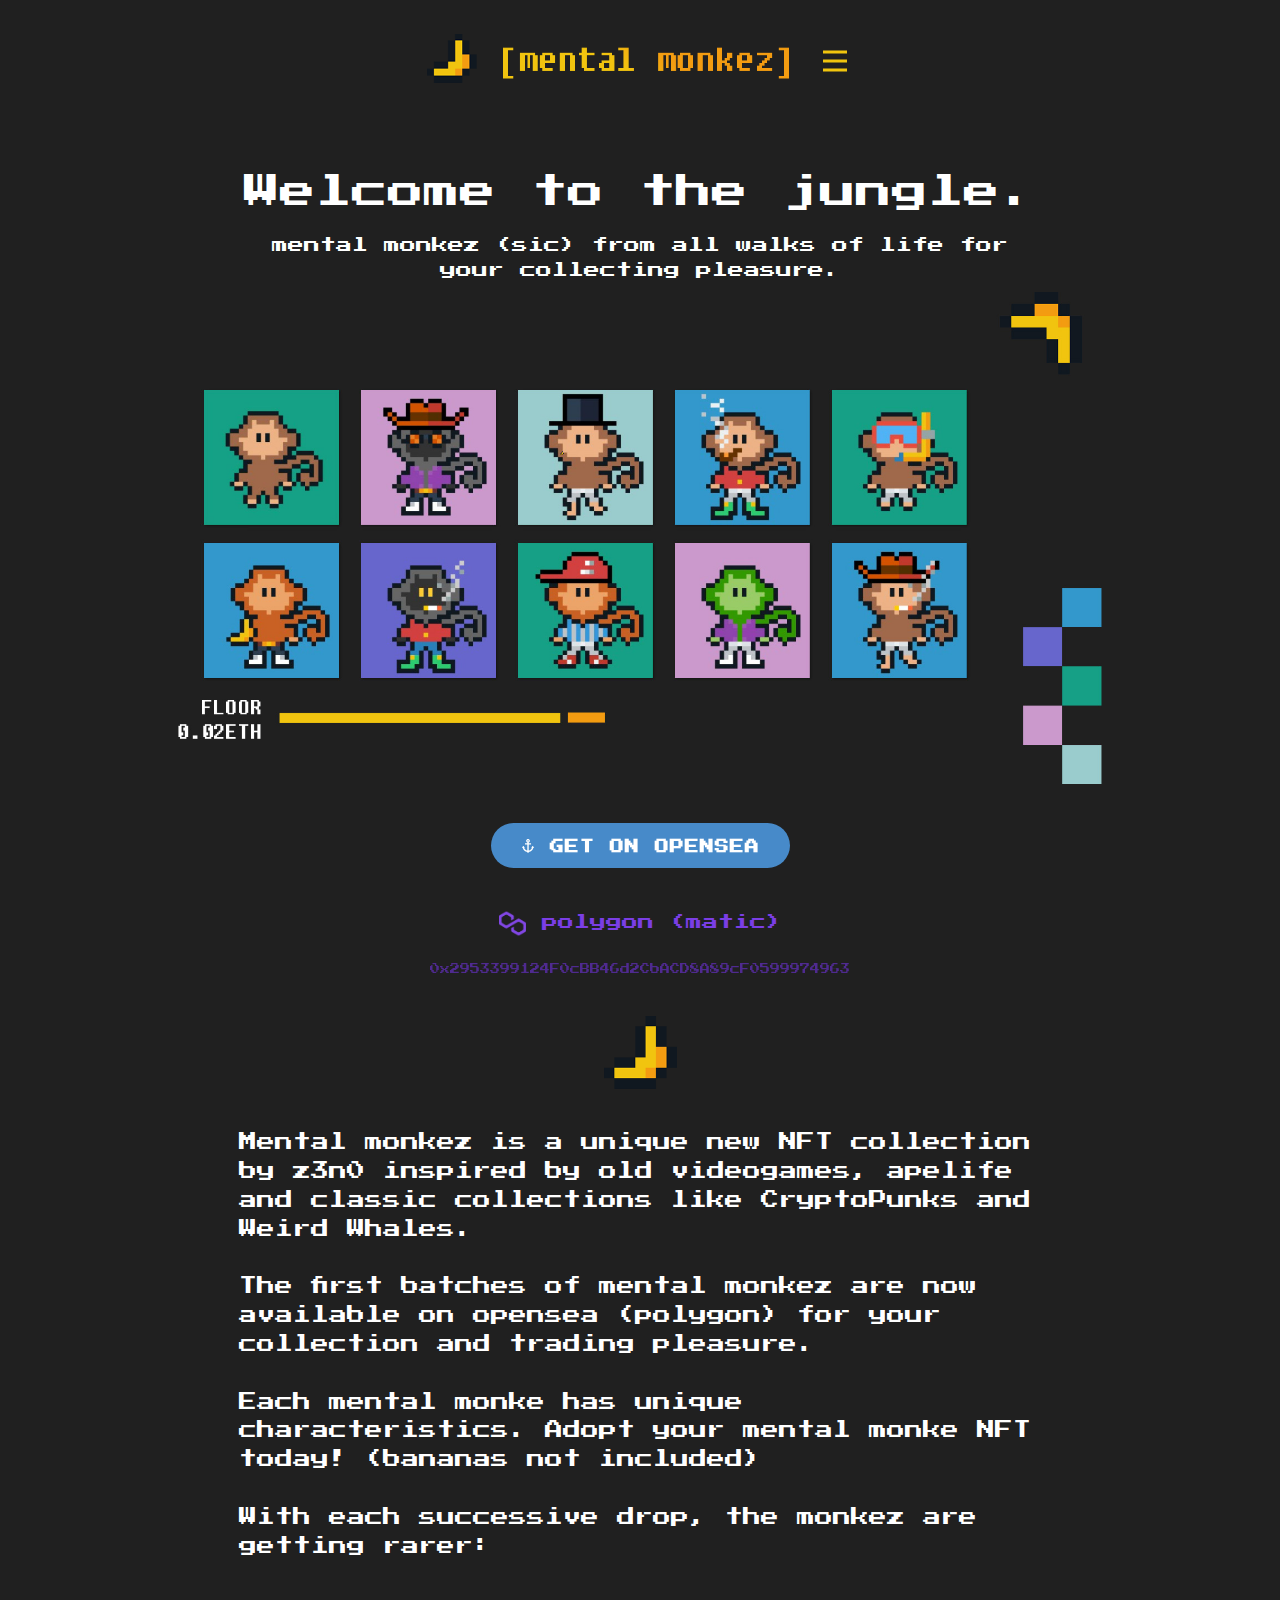
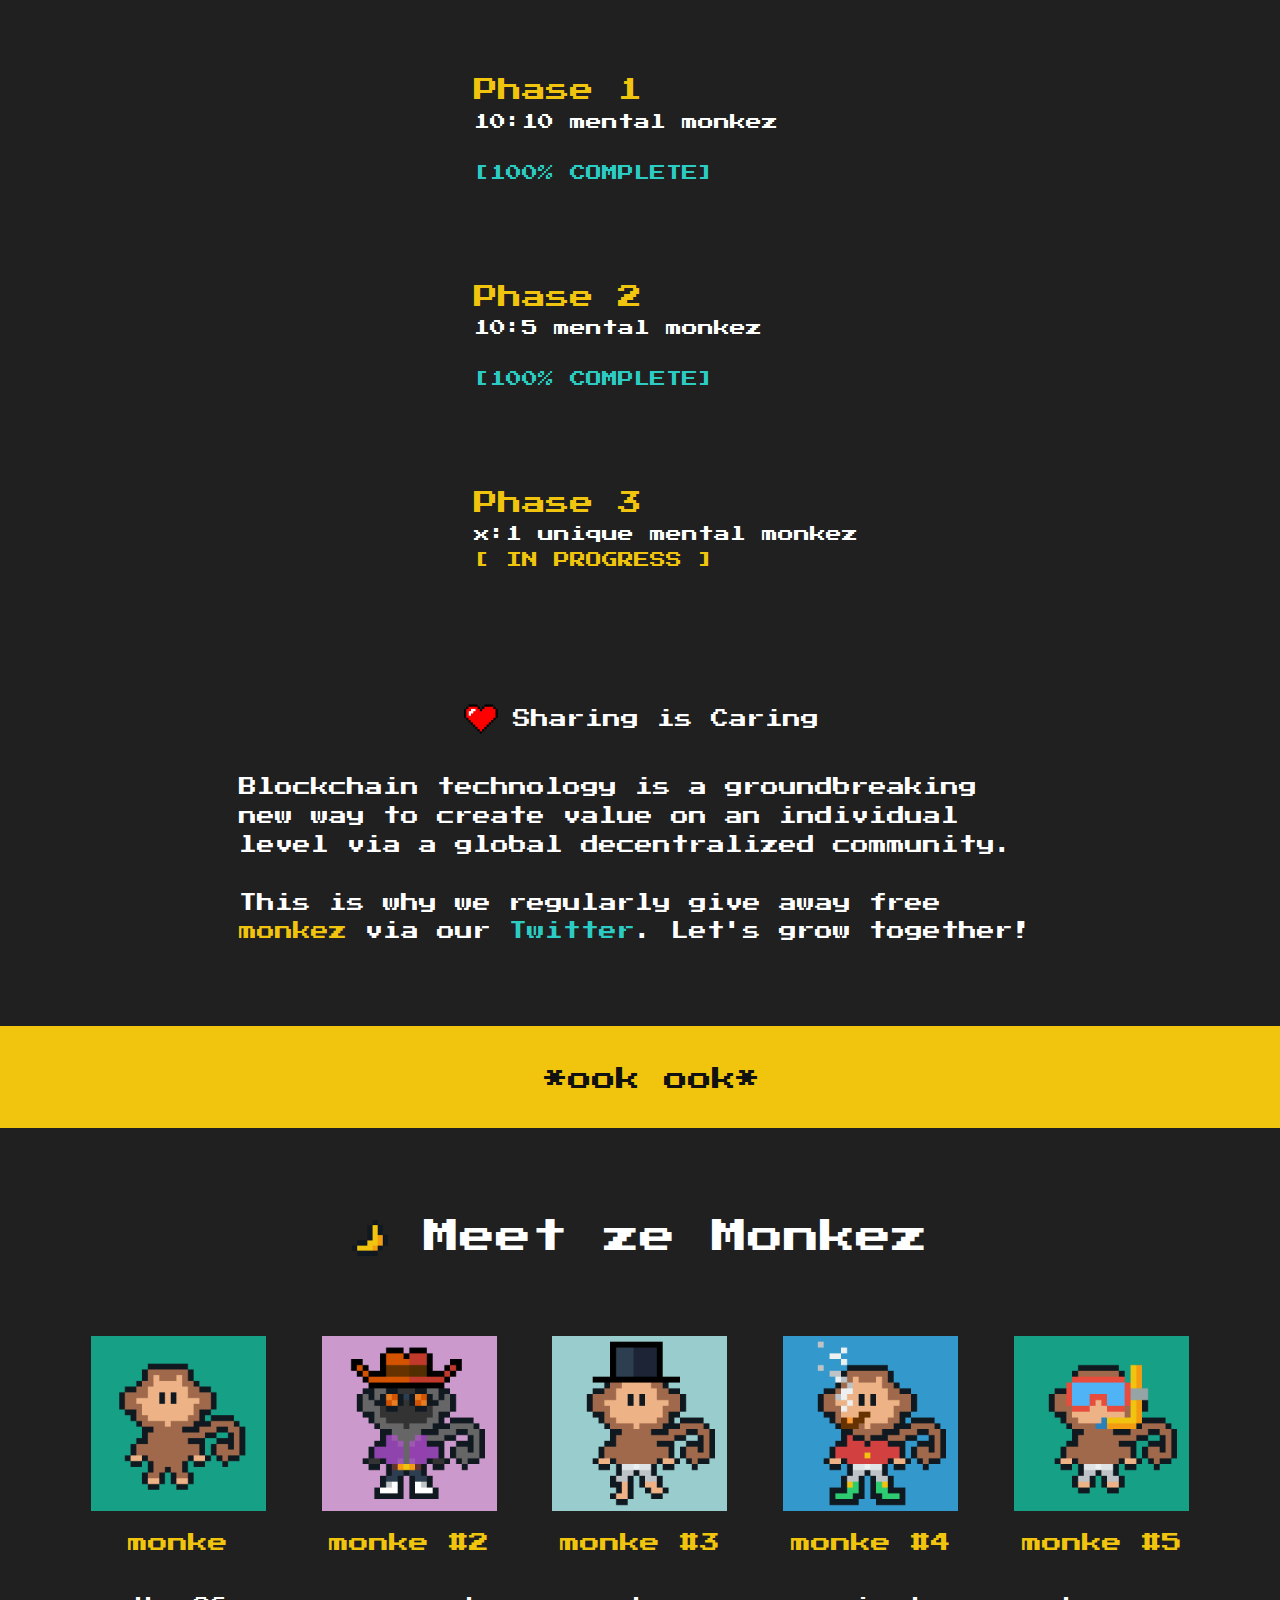
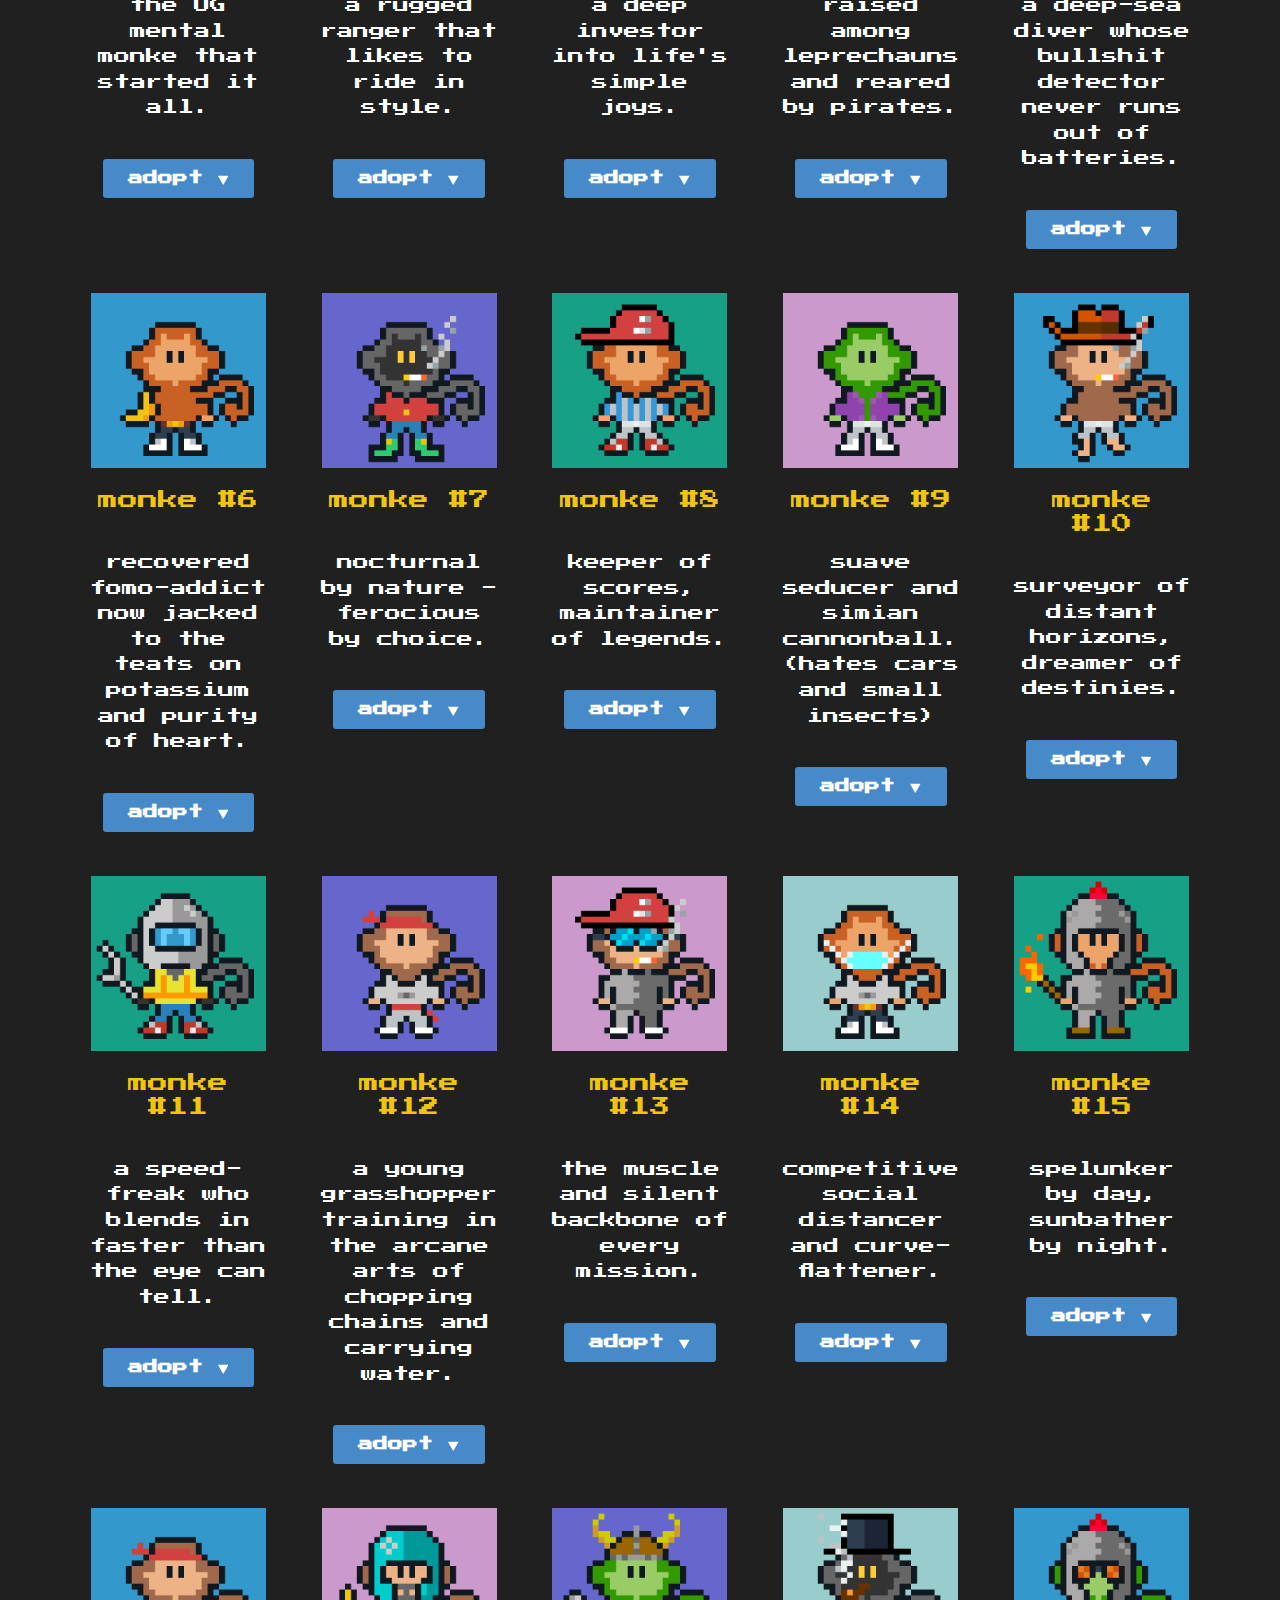
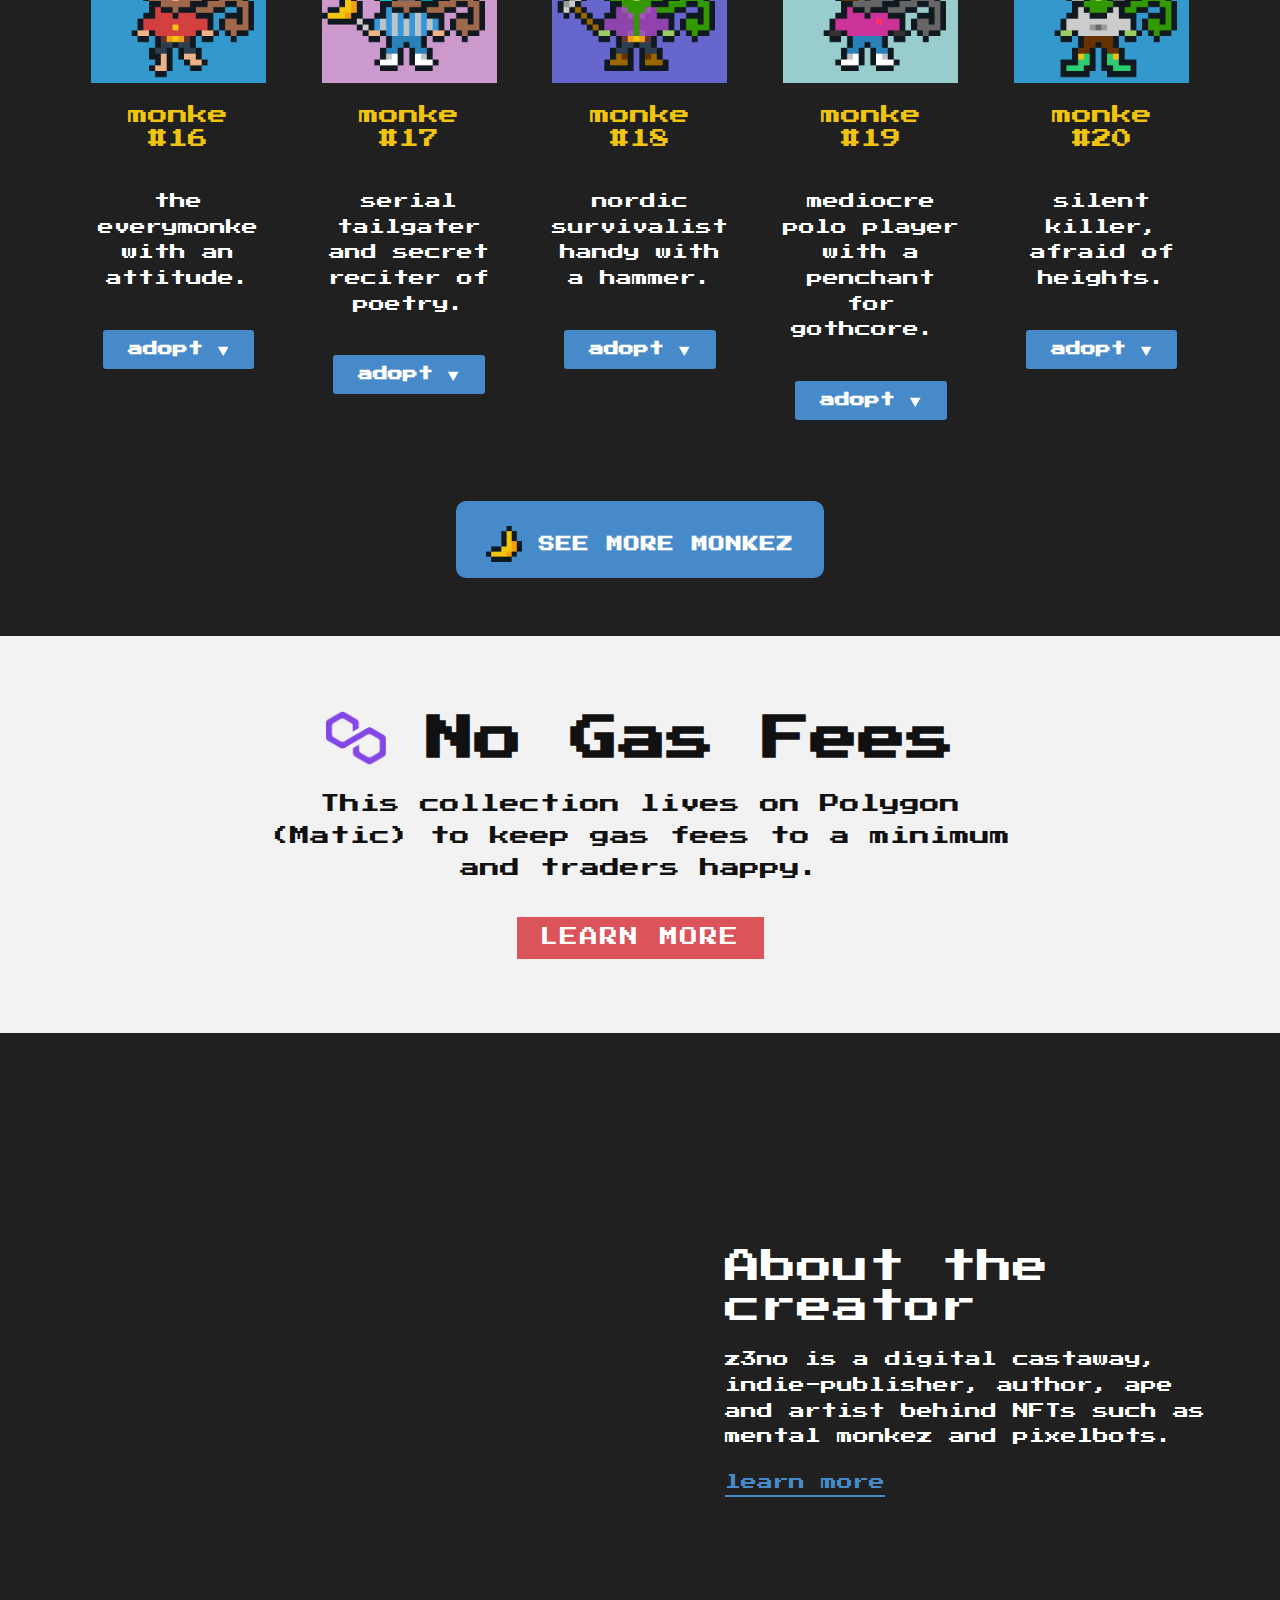
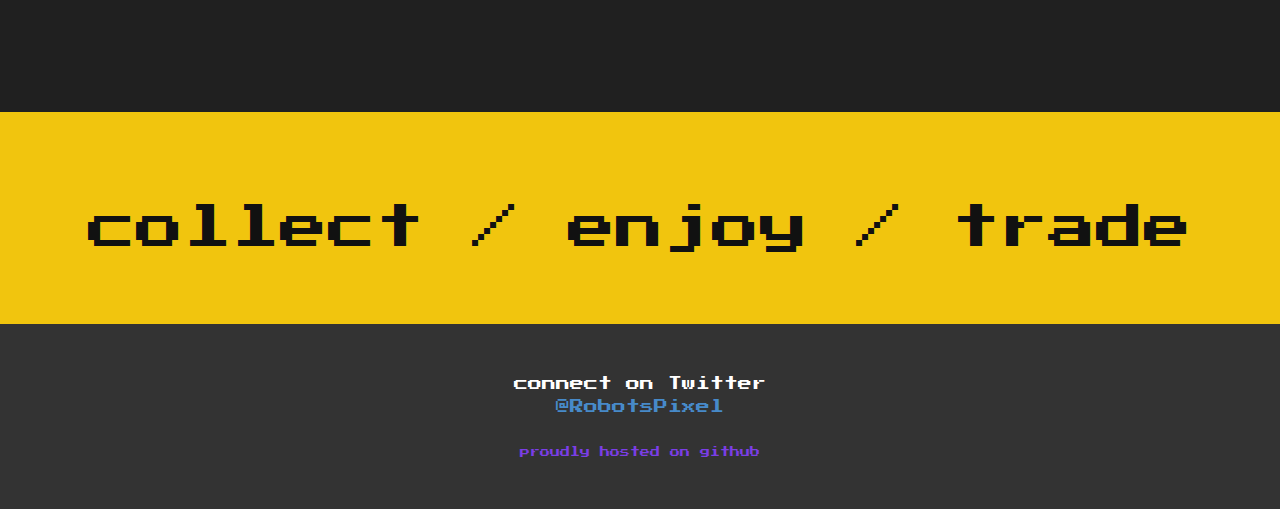
<file: home.html>
<!DOCTYPE html>
<html style="font-size: 16px;"><head>
    <meta name="viewport" content="width=device-width, initial-scale=1.0">
    <meta charset="utf-8">
    <meta name="keywords" content="NFT, moneys, pixelart">
    <meta name="description" content="Own, trade and collect original pixel art monkeys. Live on OpenSea via Polygon (Matic) blockchain.">
    <meta name="page_type" content="np-template-header-footer-from-plugin">
    <title>Mental Monkez #NFT 🐵</title>
    <link rel="stylesheet" href="nicepage.css" media="screen">
<link rel="stylesheet" href="home.css" media="screen">
    <script class="u-script" type="text/javascript" src="jquery.js" defer=""></script>
    <script class="u-script" type="text/javascript" src="nicepage.js" defer=""></script>
    <meta name="generator" content="Nicepage 3.25.0, nicepage.com">
    <meta property="og:title" content="Mental Monkez #NFT 🐵">
    <meta property="og:description" content="Welcome to the jungle! Own, trade and collect original pixel art monkez.">
    <meta property="og:image" content="https://mentalmonkez.bar/images/promo1.jpg">
    <meta property="og:url" content="https://mentalmonkez.bar">
    <link rel="icon" href="images/favicon.jpg">
    <link id="u-theme-google-font" rel="stylesheet" href="https://fonts.googleapis.com/css?family=Press+Start+2P:400">
    <link id="u-page-google-font" rel="stylesheet" href="https://fonts.googleapis.com/css?family=Press+Start+2P:400">
    
    
    
    
    
    
    
    
    
    
    
    <script type="application/ld+json">{
		"@context": "http://schema.org",
		"@type": "Organization",
		"name": "Mental Monkez"
}</script>
    <meta name="theme-color" content="#478ac9">
    <meta property="og:type" content="website">
  <meta name="theme-color" content="#202020"></head>
  <body class="u-body"><header class="u-clearfix u-custom-color-2 u-header u-sticky u-sticky-2488 u-header" id="sec-9201"><div class="u-clearfix u-sheet u-sheet-1">
        <img class="u-image u-image-contain u-image-default u-image-1" src="images/promo-copy.png" alt="" data-image-width="562" data-image-height="76">
        <nav class="u-menu u-menu-dropdown u-offcanvas u-offcanvas-shift u-menu-1" data-responsive-from="XL">
          <div class="menu-collapse">
            <a class="u-button-style u-nav-link u-text-palette-3-base" href="#">
              <svg><use xmlns:xlink="http://www.w3.org/1999/xlink" xlink:href="#menu-hamburger"></use></svg>
              <svg version="1.1" xmlns="http://www.w3.org/2000/svg" xmlns:xlink="http://www.w3.org/1999/xlink"><defs><symbol id="menu-hamburger" viewBox="0 0 16 16" style="width: 16px; height: 16px;"><rect y="1" width="16" height="2"></rect><rect y="7" width="16" height="2"></rect><rect y="13" width="16" height="2"></rect>
</symbol>
</defs></svg>
            </a>
          </div>
          <div class="u-custom-menu u-nav-container">
            <ul class="u-nav u-unstyled"><li class="u-nav-item"><a class="u-button-style u-nav-link" href="home.html#sec-0654" data-page-id="116752899">About the Collection</a>
</li><li class="u-nav-item"><a class="u-button-style u-nav-link" href="home.html#sec-787b" data-page-id="116752899">Launch Phases</a>
</li><li class="u-nav-item"><a class="u-button-style u-nav-link" href="home.html#sec-3db3" data-page-id="116752899">Meet the monkez</a>
</li><li class="u-nav-item"><a class="u-button-style u-nav-link" href="home.html#sec-af50" data-page-id="116752899">About the Artist</a>
</li><li class="u-nav-item"><a class="u-button-style u-nav-link" href="https://twitter.com/RobotsPixel">Connect</a>
</li></ul>
          </div>
          <div class="u-custom-menu u-nav-container-collapse">
            <div class="u-black u-container-style u-inner-container-layout u-opacity u-opacity-95 u-sidenav">
              <div class="u-sidenav-overflow">
                <div class="u-menu-close"></div>
                <ul class="u-align-center u-nav u-popupmenu-items u-unstyled u-nav-2"><li class="u-nav-item"><a class="u-button-style u-nav-link" href="home.html#sec-0654" data-page-id="116752899">About the Collection</a>
</li><li class="u-nav-item"><a class="u-button-style u-nav-link" href="home.html#sec-787b" data-page-id="116752899">Launch Phases</a>
</li><li class="u-nav-item"><a class="u-button-style u-nav-link" href="home.html#sec-3db3" data-page-id="116752899">Meet the monkez</a>
</li><li class="u-nav-item"><a class="u-button-style u-nav-link" href="home.html#sec-af50" data-page-id="116752899">About the Artist</a>
</li><li class="u-nav-item"><a class="u-button-style u-nav-link" href="https://twitter.com/RobotsPixel">Connect</a>
</li></ul>
              </div>
            </div>
            <div class="u-black u-menu-overlay u-opacity u-opacity-70"></div>
          </div>
        </nav>
      </div></header>
    <section class="u-align-center u-clearfix u-section-1" id="sec-8301">
      <div class="u-clearfix u-sheet u-sheet-1">
        <h2 class="u-text u-text-default u-text-1">Welcome to the jungle.</h2>
        <p class="u-text u-text-2">mental monkez (sic) from all walks of life for your collecting pleasure.<br>
        </p>
        <img class="u-expanded-width u-image u-image-contain u-image-default u-image-1" src="images/prosmall.jpg" alt="" data-image-width="1672" data-image-height="890">
        <a href="https://opensea.io/collection/monkez" class="u-btn u-btn-round u-button-style u-hover-palette-1-light-1 u-palette-1-base u-radius-50 u-btn-1" data-animation-name="flipIn" data-animation-duration="1000" data-animation-delay="0" data-animation-direction="X"><span class="u-icon u-icon-1"><svg class="u-svg-content" viewBox="-32 0 479 479.97003" style="width: 1em; height: 1em;"><path d="m414.65625 290.847656-40-48c-1.566406-1.753906-3.804688-2.757812-6.160156-2.757812-2.351563 0-4.589844 1.003906-6.15625 2.757812l-40 48c-1.988282 2.386719-2.417969 5.710938-1.097656 8.523438 1.320312 2.808594 4.148437 4.605468 7.253906 4.597656h12.722656c-11.839844 48.242188-54.722656 85.441406-108.722656 94.082031v-206.082031h72c4.421875 0 8-3.582031 8-8v-32c0-4.417969-3.578125-8-8-8h-72v-20.640625c28.398437-11.484375 44.675781-41.484375 38.824218-71.554687-5.851562-30.066407-32.191406-51.773438-62.824218-51.773438-30.628906 0-56.96875 21.707031-62.820313 51.773438-5.851562 30.070312 10.425781 60.070312 38.820313 71.554687v20.640625h-72c-4.417969 0-8 3.582031-8 8v32c0 4.417969 3.582031 8 8 8h72v206.082031c-54-8.640625-96.878906-45.839843-108.71875-94.082031h12.71875c3.109375.007812 5.9375-1.789062 7.257812-4.597656 1.320313-2.8125.890625-6.136719-1.097656-8.523438l-40-48c-1.566406-1.753906-3.804688-2.757812-6.160156-2.757812-2.351563 0-4.589844 1.003906-6.15625 2.757812l-40 48c-1.988282 2.386719-2.417969 5.710938-1.097656 8.523438 1.320312 2.808594 4.148437 4.605468 7.253906 4.597656h17.84375c11.679687 74.402344 76.558594 132.878906 158.15625 142.5625v9.4375c.019531 2.121094.847656 4.15625 2.320312 5.679688l16 16c3.15625 3.09375 8.207032 3.09375 11.363282 0l16-16c1.472656-1.523438 2.300781-3.558594 2.316406-5.679688v-9.4375c81.601562-9.683594 146.480468-68.160156 158.160156-142.5625h17.839844c3.109375.007812 5.9375-1.789062 7.257812-4.597656 1.320313-2.8125.890625-6.136719-1.097656-8.523438zm-206.160156-202.878906c-13.253906 0-24-10.746094-24-24s10.746094-24 24-24c13.257812 0 24 10.746094 24 24s-10.742188 24-24 24zm0 0"></path></svg><img></span> get on opensea
        </a>
        <p class="u-text u-text-3"><span class="u-file-icon u-icon u-icon-2"><img src="images/polygon-matic-logo.png" alt=""></span>&nbsp;<span class="u-text-custom-color-1">polygon (matic)</span>
        </p>
        <p class="u-text u-text-custom-color-3 u-text-4" data-animation-name="slideIn" data-animation-duration="1000" data-animation-delay="0" data-animation-direction="Down">
          <a class="u-border-none u-btn u-button-link u-button-style u-none u-text-custom-color-3 u-btn-2" href="https://polygonscan.com/address/0x2953399124f0cbb46d2cbacd8a89cf0599974963"> 0x2953399124F0cBB46d2CbACD8A89cF0599974963</a>
        </p>
        <img class="u-align-center u-image u-image-contain u-image-default u-preserve-proportions u-image-2" alt="" data-image-width="118" data-image-height="118" src="images/nana.png?rand=1dd0" data-animation-name="rollIn" data-animation-duration="1000" data-animation-delay="0" data-animation-direction="">
      </div>
    </section>
    <section class="u-clearfix u-section-2" id="sec-0654">
      <div class="u-clearfix u-sheet u-sheet-1">
        <p class="u-text u-text-1">Mental monkez is a unique new NFT collection by z3n0 inspired by old videogames, apelife and classic collections like CryptoPunks and Weird Whales.<br>
          <br>The first batches of mental monkez are now available on opensea (polygon) for your collection and trading pleasure.<br>
          <br>Each mental monke has unique characteristics. Adopt your mental monke NFT today! (bananas not included)<br>
          <br>With each successive drop, the monkez are getting rarer:
        </p>
      </div>
    </section>
    <section class="u-clearfix u-section-3" id="sec-787b">
      <div class="u-clearfix u-sheet u-valign-middle-lg u-valign-middle-md u-valign-middle-sm u-valign-middle-xl u-sheet-1">
        <div class="u-list u-list-1">
          <div class="u-repeater u-repeater-1">
            <div class="u-container-style u-list-item u-repeater-item">
              <div class="u-container-layout u-similar-container u-container-layout-1"><span class="u-align-left u-custom-item u-file-icon u-icon u-icon-rounded u-palette-4-base u-spacing-10 u-icon-1" data-animation-name="rotateIn" data-animation-duration="1000" data-animation-delay="0" data-animation-direction=""><img src="images/nana.png" alt=""></span>
                <p class="u-text u-text-1">
                  <span style="font-size: 1.5rem;" class="u-text-palette-3-base">Phase 1 </span>
                  <br>10:10 mental monkez<br>
                  <br>
                  <span class="u-text-palette-4-base">[100% COMPLETE]</span>
                </p>
              </div>
            </div>
            <div class="u-container-style u-list-item u-repeater-item">
              <div class="u-container-layout u-similar-container u-container-layout-2"><span class="u-align-left u-custom-item u-file-icon u-icon u-icon-rounded u-palette-4-base u-spacing-10 u-icon-2" data-animation-name="rotateIn" data-animation-duration="1000" data-animation-delay="0" data-animation-direction=""><img src="images/nana.png" alt=""></span>
                <p class="u-text u-text-2">
                  <span style="font-size: 1.5rem;" class="u-text-palette-3-base">Phase 2</span>
                  <br>10:5 mental monkez<br>
                  <br>
                  <span class="u-text-palette-4-base">[100% COMPLETE]</span>
                </p>
              </div>
            </div>
            <div class="u-container-style u-list-item u-repeater-item">
              <div class="u-container-layout u-similar-container u-container-layout-3"><span class="u-align-left u-custom-item u-file-icon u-icon u-icon-rounded u-palette-3-base u-spacing-10 u-icon-3" data-animation-name="rotateIn" data-animation-duration="1000" data-animation-delay="0" data-animation-direction=""><img src="images/nana.png" alt=""></span>
                <p class="u-text u-text-3">
                  <span style="font-size: 1.5rem;" class="u-text-palette-3-base">Phase 3</span>
                  <br>x:1 unique mental monkez<br>
                  <span class="u-text-palette-3-base">[ IN PROGRESS ]</span>
                </p>
              </div>
            </div>
          </div>
        </div>
      </div>
    </section>
    <section class="u-clearfix u-section-4" id="sec-7582">
      <div class="u-clearfix u-sheet u-sheet-1">
        <p class="u-align-center u-text u-text-1"><span class="u-file-icon u-icon u-icon-1"><img src="images/pixel-heart-2779422_640.png" alt=""></span>Sharing is Caring
        </p>
        <p class="u-align-left u-text u-text-2">Blockchain technology is a groundbreaking new way to create value on an individual level via a global decentralized community.<br>
          <br>This is why we regularly give away free <span class="u-text-palette-3-base">monkez </span>via our <a href="https://twitter.com/RobotsPixel" class="u-active-none u-border-none u-btn u-button-link u-button-style u-hover-none u-none u-text-palette-4-base u-btn-1">Twitter</a>. Let's grow together!<br>
        </p>
      </div>
    </section>
    <section class="u-align-center u-clearfix u-palette-3-base u-section-5" id="sec-4f86">
      <div class="u-clearfix u-sheet u-valign-middle u-sheet-1">
        <h2 class="u-align-center u-text u-text-default u-text-1"> &nbsp;*ook ook*</h2>
      </div>
    </section>
    <section class="u-align-center u-clearfix u-section-6" id="carousel_1170">
      <div class="u-clearfix u-sheet u-sheet-1">
        <h2 class="u-align-center u-text u-text-default u-text-1"><span class="u-file-icon u-hidden-sm u-hidden-xs u-icon u-icon-1"><img src="images/nana.png" alt=""></span>&nbsp;Meet ze Monkez
        </h2>
      </div>
    </section>
    <section class="u-align-center u-clearfix u-section-7" id="sec-3db3">
      <div class="u-clearfix u-sheet u-sheet-1">
        <div class="u-expanded-width u-layout-grid u-list u-list-1">
          <div class="u-repeater u-repeater-1">
            <div class="u-container-style u-list-item u-repeater-item">
              <div class="u-container-layout u-similar-container u-valign-top u-container-layout-1">
                <img class="u-align-center u-image u-image-default u-preserve-proportions u-image-1" src="images/unnamed.jpg" alt="" data-image-width="1000" data-image-height="1000">
                <h3 class="u-align-center u-text u-text-palette-3-base u-text-1">monke</h3>
                <p class="u-align-center u-custom-item u-text u-text-2">the OG mental monke that started it all.</p>
                <a href="https://opensea.io/assets/matic/0x2953399124f0cbb46d2cbacd8a89cf0599974963/3466488249393157158820625724392197148516089220052040955844178780613685280778" class="u-align-center u-btn u-btn-round u-button-style u-hover-palette-1-light-1 u-palette-1-base u-radius-3 u-text-body-alt-color u-text-hover-white u-btn-1">adopt&nbsp;<span class="u-icon u-text-white u-icon-1"><svg class="u-svg-content" viewBox="0 0 490.677 490.677" x="0px" y="0px" style="width: 1em; height: 1em;"><path d="M489.272,37.339c-1.92-3.307-5.44-5.333-9.259-5.333H10.68c-3.819,0-7.339,2.027-9.259,5.333    c-1.899,3.307-1.899,7.36,0.021,10.667l234.667,405.333c1.899,3.307,5.419,5.333,9.237,5.333s7.339-2.027,9.237-5.333 L489.251,48.005C491.149,44.72,491.149,40.645,489.272,37.339z"></path></svg><img></span>
                </a>
              </div>
            </div>
            <div class="u-container-style u-list-item u-repeater-item">
              <div class="u-container-layout u-similar-container u-valign-top u-container-layout-2">
                <img class="u-align-center u-image u-image-default u-preserve-proportions u-image-2" src="images/0a.png" alt="" data-image-width="1000" data-image-height="1000">
                <h3 class="u-align-center u-text u-text-palette-3-base u-text-3">monke #2</h3>
                <p class="u-align-center u-custom-item u-text u-text-4">a rugged ranger that likes to ride in style.<br>
                </p>
                <a href="https://opensea.io/assets/matic/0x2953399124f0cbb46d2cbacd8a89cf0599974963/3466488249393157158820625724392197148516089220052040955844178781713196908554" class="u-align-center u-btn u-btn-round u-button-style u-hover-palette-1-light-1 u-palette-1-base u-radius-3 u-text-body-alt-color u-text-hover-white u-btn-2">adopt&nbsp;<span class="u-icon u-text-white u-icon-2"><svg class="u-svg-content" viewBox="0 0 490.677 490.677" x="0px" y="0px" style="width: 1em; height: 1em;"><path d="M489.272,37.339c-1.92-3.307-5.44-5.333-9.259-5.333H10.68c-3.819,0-7.339,2.027-9.259,5.333    c-1.899,3.307-1.899,7.36,0.021,10.667l234.667,405.333c1.899,3.307,5.419,5.333,9.237,5.333s7.339-2.027,9.237-5.333 L489.251,48.005C491.149,44.72,491.149,40.645,489.272,37.339z"></path></svg><img></span>
                </a>
              </div>
            </div>
            <div class="u-align-center u-container-style u-list-item u-repeater-item">
              <div class="u-container-layout u-similar-container u-valign-top u-container-layout-3">
                <img class="u-align-center u-image u-image-default u-preserve-proportions u-image-3" src="images/0a12.png" alt="" data-image-width="1000" data-image-height="1000">
                <h3 class="u-align-center u-text u-text-palette-3-base u-text-5">monke #3</h3>
                <p class="u-align-center u-custom-item u-text u-text-6">a deep investor into life's simple joys.</p>
                <a href="https://opensea.io/assets/matic/0x2953399124f0cbb46d2cbacd8a89cf0599974963/3466488249393157158820625724392197148516089220052040955844178782812708536330" class="u-align-center u-btn u-btn-round u-button-style u-hover-palette-1-light-1 u-palette-1-base u-radius-3 u-text-body-alt-color u-text-hover-white u-btn-3">adopt&nbsp;<span class="u-icon u-text-white u-icon-3"><svg class="u-svg-content" viewBox="0 0 490.677 490.677" x="0px" y="0px" style="width: 1em; height: 1em;"><path d="M489.272,37.339c-1.92-3.307-5.44-5.333-9.259-5.333H10.68c-3.819,0-7.339,2.027-9.259,5.333    c-1.899,3.307-1.899,7.36,0.021,10.667l234.667,405.333c1.899,3.307,5.419,5.333,9.237,5.333s7.339-2.027,9.237-5.333 L489.251,48.005C491.149,44.72,491.149,40.645,489.272,37.339z"></path></svg><img></span>
                </a>
              </div>
            </div>
            <div class="u-align-center u-container-style u-list-item u-repeater-item">
              <div class="u-container-layout u-similar-container u-valign-top u-container-layout-4">
                <img class="u-align-center u-image u-image-default u-preserve-proportions u-image-4" src="images/0aa0.png" alt="" data-image-width="1000" data-image-height="1000">
                <h3 class="u-align-center u-text u-text-palette-3-base u-text-7">monke #4</h3>
                <p class="u-align-center u-custom-item u-text u-text-8">raised among leprechauns and reared by pirates.</p>
                <a href="https://opensea.io/assets/matic/0x2953399124f0cbb46d2cbacd8a89cf0599974963/3466488249393157158820625724392197148516089220052040955844178783912220164106" class="u-align-center u-btn u-btn-round u-button-style u-hover-palette-1-light-1 u-palette-1-base u-radius-3 u-text-body-alt-color u-text-hover-white u-btn-4">adopt&nbsp;<span class="u-icon u-text-white u-icon-4"><svg class="u-svg-content" viewBox="0 0 490.677 490.677" x="0px" y="0px" style="width: 1em; height: 1em;"><path d="M489.272,37.339c-1.92-3.307-5.44-5.333-9.259-5.333H10.68c-3.819,0-7.339,2.027-9.259,5.333    c-1.899,3.307-1.899,7.36,0.021,10.667l234.667,405.333c1.899,3.307,5.419,5.333,9.237,5.333s7.339-2.027,9.237-5.333 L489.251,48.005C491.149,44.72,491.149,40.645,489.272,37.339z"></path></svg><img></span>
                </a>
              </div>
            </div>
            <div class="u-align-center u-container-style u-list-item u-repeater-item">
              <div class="u-container-layout u-similar-container u-valign-top u-container-layout-5">
                <img class="u-align-center u-image u-image-default u-preserve-proportions u-image-5" src="images/0aa0a.png" alt="" data-image-width="1000" data-image-height="1000">
                <h3 class="u-align-center u-text u-text-palette-3-base u-text-9">monke #5</h3>
                <p class="u-align-center u-custom-item u-text u-text-10"> a deep-sea diver whose bullshit detector never runs out of batteries.</p>
                <a href="https://opensea.io/assets/matic/0x2953399124f0cbb46d2cbacd8a89cf0599974963/3466488249393157158820625724392197148516089220052040955844178782812708536330" class="u-align-center u-btn u-btn-round u-button-style u-hover-palette-1-light-1 u-palette-1-base u-radius-3 u-text-body-alt-color u-text-hover-white u-btn-5">adopt&nbsp;<span class="u-icon u-text-white u-icon-5"><svg class="u-svg-content" viewBox="0 0 490.677 490.677" x="0px" y="0px" style="width: 1em; height: 1em;"><path d="M489.272,37.339c-1.92-3.307-5.44-5.333-9.259-5.333H10.68c-3.819,0-7.339,2.027-9.259,5.333    c-1.899,3.307-1.899,7.36,0.021,10.667l234.667,405.333c1.899,3.307,5.419,5.333,9.237,5.333s7.339-2.027,9.237-5.333 L489.251,48.005C491.149,44.72,491.149,40.645,489.272,37.339z"></path></svg><img></span>
                </a>
              </div>
            </div>
            <div class="u-align-center u-container-style u-list-item u-repeater-item">
              <div class="u-container-layout u-similar-container u-valign-top u-container-layout-6">
                <img class="u-align-center u-image u-image-default u-preserve-proportions u-image-6" src="images/12.png" alt="" data-image-width="1000" data-image-height="1000">
                <h3 class="u-align-center u-text u-text-palette-3-base u-text-11">monke #6</h3>
                <p class="u-align-center u-custom-item u-text u-text-12"> recovered fomo-addict now jacked to the teats on potassium and purity of heart.</p>
                <a href="https://opensea.io/assets/matic/0x2953399124f0cbb46d2cbacd8a89cf0599974963/3466488249393157158820625724392197148516089220052040955844178786111243419658" class="u-align-center u-btn u-btn-round u-button-style u-hover-palette-1-light-1 u-palette-1-base u-radius-3 u-text-body-alt-color u-text-hover-white u-btn-6">adopt&nbsp;<span class="u-icon u-text-white u-icon-6"><svg class="u-svg-content" viewBox="0 0 490.677 490.677" x="0px" y="0px" style="width: 1em; height: 1em;"><path d="M489.272,37.339c-1.92-3.307-5.44-5.333-9.259-5.333H10.68c-3.819,0-7.339,2.027-9.259,5.333    c-1.899,3.307-1.899,7.36,0.021,10.667l234.667,405.333c1.899,3.307,5.419,5.333,9.237,5.333s7.339-2.027,9.237-5.333 L489.251,48.005C491.149,44.72,491.149,40.645,489.272,37.339z"></path></svg><img></span>
                </a>
              </div>
            </div>
            <div class="u-align-center u-container-style u-list-item u-repeater-item">
              <div class="u-container-layout u-similar-container u-valign-top u-container-layout-7">
                <img class="u-align-center u-image u-image-default u-preserve-proportions u-image-7" src="images/1a1.png" alt="" data-image-width="1000" data-image-height="1000">
                <h3 class="u-align-center u-text u-text-palette-3-base u-text-13">monke #7</h3>
                <p class="u-align-center u-custom-item u-text u-text-14"> nocturnal by nature - ferocious by choice.</p>
                <a href="https://opensea.io/assets/matic/0x2953399124f0cbb46d2cbacd8a89cf0599974963/3466488249393157158820625724392197148516089220052040955844178787210755047434" class="u-align-center u-btn u-btn-round u-button-style u-hover-palette-1-light-1 u-palette-1-base u-radius-3 u-text-body-alt-color u-text-hover-white u-btn-7">adopt&nbsp;<span class="u-icon u-text-white u-icon-7"><svg class="u-svg-content" viewBox="0 0 490.677 490.677" x="0px" y="0px" style="width: 1em; height: 1em;"><path d="M489.272,37.339c-1.92-3.307-5.44-5.333-9.259-5.333H10.68c-3.819,0-7.339,2.027-9.259,5.333    c-1.899,3.307-1.899,7.36,0.021,10.667l234.667,405.333c1.899,3.307,5.419,5.333,9.237,5.333s7.339-2.027,9.237-5.333 L489.251,48.005C491.149,44.72,491.149,40.645,489.272,37.339z"></path></svg><img></span>
                </a>
              </div>
            </div>
            <div class="u-align-center u-container-style u-list-item u-repeater-item">
              <div class="u-container-layout u-similar-container u-valign-top u-container-layout-8">
                <img class="u-align-center u-image u-image-default u-preserve-proportions u-image-8" src="images/2.1.png" alt="" data-image-width="1000" data-image-height="1000">
                <h3 class="u-align-center u-text u-text-palette-3-base u-text-15">monke #8</h3>
                <p class="u-align-center u-custom-item u-text u-text-16"> keeper of scores, maintainer of legends.</p>
                <a href="https://opensea.io/assets/matic/0x2953399124f0cbb46d2cbacd8a89cf0599974963/3466488249393157158820625724392197148516089220052040955844178787210755047434" class="u-align-center u-btn u-btn-round u-button-style u-hover-palette-1-light-1 u-palette-1-base u-radius-3 u-text-body-alt-color u-text-hover-white u-btn-8">adopt&nbsp;<span class="u-icon u-text-white u-icon-8"><svg class="u-svg-content" viewBox="0 0 490.677 490.677" x="0px" y="0px" style="width: 1em; height: 1em;"><path d="M489.272,37.339c-1.92-3.307-5.44-5.333-9.259-5.333H10.68c-3.819,0-7.339,2.027-9.259,5.333    c-1.899,3.307-1.899,7.36,0.021,10.667l234.667,405.333c1.899,3.307,5.419,5.333,9.237,5.333s7.339-2.027,9.237-5.333 L489.251,48.005C491.149,44.72,491.149,40.645,489.272,37.339z"></path></svg><img></span>
                </a>
              </div>
            </div>
            <div class="u-align-center u-container-style u-list-item u-repeater-item">
              <div class="u-container-layout u-similar-container u-valign-top u-container-layout-9">
                <img class="u-align-center u-image u-image-default u-preserve-proportions u-image-9" src="images/2.1a.png" alt="" data-image-width="1000" data-image-height="1000">
                <h3 class="u-align-center u-text u-text-palette-3-base u-text-17">monke #9<br>
                </h3>
                <p class="u-align-center u-custom-item u-text u-text-18"> suave seducer and simian cannonball. (hates cars and small insects)</p>
                <a href="https://opensea.io/assets/matic/0x2953399124f0cbb46d2cbacd8a89cf0599974963/3466488249393157158820625724392197148516089220052040955844178789409778302986" class="u-align-center u-btn u-btn-round u-button-style u-hover-palette-1-light-1 u-palette-1-base u-radius-3 u-text-body-alt-color u-text-hover-white u-btn-9">adopt&nbsp;<span class="u-icon u-text-white u-icon-9"><svg class="u-svg-content" viewBox="0 0 490.677 490.677" x="0px" y="0px" style="width: 1em; height: 1em;"><path d="M489.272,37.339c-1.92-3.307-5.44-5.333-9.259-5.333H10.68c-3.819,0-7.339,2.027-9.259,5.333    c-1.899,3.307-1.899,7.36,0.021,10.667l234.667,405.333c1.899,3.307,5.419,5.333,9.237,5.333s7.339-2.027,9.237-5.333 L489.251,48.005C491.149,44.72,491.149,40.645,489.272,37.339z"></path></svg><img></span>
                </a>
              </div>
            </div>
            <div class="u-align-center u-container-style u-list-item u-repeater-item">
              <div class="u-container-layout u-similar-container u-valign-top u-container-layout-10">
                <img class="u-align-center u-image u-image-default u-preserve-proportions u-image-10" src="images/2ab.png" alt="" data-image-width="1000" data-image-height="1000">
                <h3 class="u-align-center u-text u-text-palette-3-base u-text-19">monke #10</h3>
                <p class="u-align-center u-custom-item u-text u-text-20"> surveyor of distant horizons, dreamer of destinies.</p>
                <a href="https://opensea.io/assets/matic/0x2953399124f0cbb46d2cbacd8a89cf0599974963/3466488249393157158820625724392197148516089220052040955844178790509289930762" class="u-align-center u-btn u-btn-round u-button-style u-hover-palette-1-light-1 u-palette-1-base u-radius-3 u-text-body-alt-color u-text-hover-white u-btn-10">adopt&nbsp;<span class="u-icon u-text-white u-icon-10"><svg class="u-svg-content" viewBox="0 0 490.677 490.677" x="0px" y="0px" style="width: 1em; height: 1em;"><path d="M489.272,37.339c-1.92-3.307-5.44-5.333-9.259-5.333H10.68c-3.819,0-7.339,2.027-9.259,5.333    c-1.899,3.307-1.899,7.36,0.021,10.667l234.667,405.333c1.899,3.307,5.419,5.333,9.237,5.333s7.339-2.027,9.237-5.333 L489.251,48.005C491.149,44.72,491.149,40.645,489.272,37.339z"></path></svg><img></span>
                </a>
              </div>
            </div>
            <div class="u-align-center u-container-style u-list-item u-repeater-item">
              <div class="u-container-layout u-similar-container u-valign-top u-container-layout-11">
                <img class="u-align-center u-image u-image-default u-preserve-proportions u-image-11" src="images/scifiworker.png" alt="" data-image-width="1000" data-image-height="1000">
                <h3 class="u-align-center u-text u-text-palette-3-base u-text-21">monke #11</h3>
                <p class="u-align-center u-custom-item u-text u-text-22"> a speed-freak who blends in faster than the eye can tell.</p>
                <a href="https://opensea.io/assets/matic/0x2953399124f0cbb46d2cbacd8a89cf0599974963/3466488249393157158820625724392197148516089220052040955844178791608801558533" class="u-align-center u-btn u-btn-round u-button-style u-hover-palette-1-light-1 u-palette-1-base u-radius-3 u-text-body-alt-color u-text-hover-white u-btn-11">adopt&nbsp;<span class="u-icon u-text-white u-icon-11"><svg class="u-svg-content" viewBox="0 0 490.677 490.677" x="0px" y="0px" style="width: 1em; height: 1em;"><path d="M489.272,37.339c-1.92-3.307-5.44-5.333-9.259-5.333H10.68c-3.819,0-7.339,2.027-9.259,5.333    c-1.899,3.307-1.899,7.36,0.021,10.667l234.667,405.333c1.899,3.307,5.419,5.333,9.237,5.333s7.339-2.027,9.237-5.333 L489.251,48.005C491.149,44.72,491.149,40.645,489.272,37.339z"></path></svg><img></span>
                </a>
              </div>
            </div>
            <div class="u-align-center u-container-style u-list-item u-repeater-item">
              <div class="u-container-layout u-similar-container u-valign-top u-container-layout-12">
                <img class="u-align-center u-image u-image-default u-preserve-proportions u-image-12" src="images/karate.png" alt="" data-image-width="1000" data-image-height="1000">
                <h3 class="u-align-center u-text u-text-palette-3-base u-text-23">monke #12</h3>
                <p class="u-align-center u-custom-item u-text u-text-24"> a young grasshopper training in the arcane arts of chopping chains and carrying water.</p>
                <a href="https://opensea.io/assets/matic/0x2953399124f0cbb46d2cbacd8a89cf0599974963/3466488249393157158820625724392197148516089220052040955844178792708313186309" class="u-align-center u-btn u-btn-round u-button-style u-hover-palette-1-light-1 u-palette-1-base u-radius-3 u-text-body-alt-color u-text-hover-white u-btn-12">adopt&nbsp;<span class="u-icon u-text-white u-icon-12"><svg class="u-svg-content" viewBox="0 0 490.677 490.677" x="0px" y="0px" style="width: 1em; height: 1em;"><path d="M489.272,37.339c-1.92-3.307-5.44-5.333-9.259-5.333H10.68c-3.819,0-7.339,2.027-9.259,5.333    c-1.899,3.307-1.899,7.36,0.021,10.667l234.667,405.333c1.899,3.307,5.419,5.333,9.237,5.333s7.339-2.027,9.237-5.333 L489.251,48.005C491.149,44.72,491.149,40.645,489.272,37.339z"></path></svg><img></span>
                </a>
              </div>
            </div>
            <div class="u-align-center u-container-style u-list-item u-repeater-item">
              <div class="u-container-layout u-similar-container u-valign-top u-container-layout-13">
                <img class="u-align-center u-image u-image-default u-preserve-proportions u-image-13" src="images/undercover.png" alt="" data-image-width="1000" data-image-height="1000">
                <h3 class="u-align-center u-text u-text-palette-3-base u-text-25">monke #13</h3>
                <p class="u-align-center u-custom-item u-text u-text-26"> the muscle and silent backbone of every mission.</p>
                <a href="https://opensea.io/assets/matic/0x2953399124f0cbb46d2cbacd8a89cf0599974963/3466488249393157158820625724392197148516089220052040955844178793807824814085" class="u-align-center u-btn u-btn-round u-button-style u-hover-palette-1-light-1 u-palette-1-base u-radius-3 u-text-body-alt-color u-text-hover-white u-btn-13">adopt&nbsp;<span class="u-icon u-text-white u-icon-13"><svg class="u-svg-content" viewBox="0 0 490.677 490.677" x="0px" y="0px" style="width: 1em; height: 1em;"><path d="M489.272,37.339c-1.92-3.307-5.44-5.333-9.259-5.333H10.68c-3.819,0-7.339,2.027-9.259,5.333    c-1.899,3.307-1.899,7.36,0.021,10.667l234.667,405.333c1.899,3.307,5.419,5.333,9.237,5.333s7.339-2.027,9.237-5.333 L489.251,48.005C491.149,44.72,491.149,40.645,489.272,37.339z"></path></svg><img></span>
                </a>
              </div>
            </div>
            <div class="u-align-center u-container-style u-list-item u-repeater-item">
              <div class="u-container-layout u-similar-container u-valign-top u-container-layout-14">
                <img class="u-align-center u-image u-image-default u-preserve-proportions u-image-14" src="images/11.png" alt="" data-image-width="1000" data-image-height="1000">
                <h3 class="u-align-center u-text u-text-palette-3-base u-text-27">monke #14</h3>
                <p class="u-align-center u-custom-item u-text u-text-28"> competitive social distancer and curve-flattener.<br>
                </p>
                <a href="https://opensea.io/assets/matic/0x2953399124f0cbb46d2cbacd8a89cf0599974963/3466488249393157158820625724392197148516089220052040955844178794907336441861" class="u-align-center u-btn u-btn-round u-button-style u-hover-palette-1-light-1 u-palette-1-base u-radius-3 u-text-body-alt-color u-text-hover-white u-btn-14">adopt&nbsp;<span class="u-icon u-text-white u-icon-14"><svg class="u-svg-content" viewBox="0 0 490.677 490.677" x="0px" y="0px" style="width: 1em; height: 1em;"><path d="M489.272,37.339c-1.92-3.307-5.44-5.333-9.259-5.333H10.68c-3.819,0-7.339,2.027-9.259,5.333    c-1.899,3.307-1.899,7.36,0.021,10.667l234.667,405.333c1.899,3.307,5.419,5.333,9.237,5.333s7.339-2.027,9.237-5.333 L489.251,48.005C491.149,44.72,491.149,40.645,489.272,37.339z"></path></svg><img></span>
                </a>
              </div>
            </div>
            <div class="u-align-center u-container-style u-list-item u-repeater-item">
              <div class="u-container-layout u-similar-container u-valign-top u-container-layout-15">
                <img class="u-align-center u-image u-image-default u-preserve-proportions u-image-15" src="images/knight.png" alt="" data-image-width="1000" data-image-height="1000">
                <h3 class="u-align-center u-text u-text-palette-3-base u-text-29">monke #15</h3>
                <p class="u-align-center u-custom-item u-text u-text-30">spelunker by day, sunbather by night.<br>
                </p>
                <a href="https://opensea.io/assets/matic/0x2953399124f0cbb46d2cbacd8a89cf0599974963/3466488249393157158820625724392197148516089220052040955844178797106359697413" class="u-align-center u-btn u-btn-round u-button-style u-hover-palette-1-light-1 u-palette-1-base u-radius-3 u-text-body-alt-color u-text-hover-white u-btn-15">adopt&nbsp;<span class="u-icon u-text-white u-icon-15"><svg class="u-svg-content" viewBox="0 0 490.677 490.677" x="0px" y="0px" style="width: 1em; height: 1em;"><path d="M489.272,37.339c-1.92-3.307-5.44-5.333-9.259-5.333H10.68c-3.819,0-7.339,2.027-9.259,5.333    c-1.899,3.307-1.899,7.36,0.021,10.667l234.667,405.333c1.899,3.307,5.419,5.333,9.237,5.333s7.339-2.027,9.237-5.333 L489.251,48.005C491.149,44.72,491.149,40.645,489.272,37.339z"></path></svg><img></span>
                </a>
              </div>
            </div>
            <div class="u-align-center u-container-style u-list-item u-repeater-item">
              <div class="u-container-layout u-similar-container u-valign-top u-container-layout-16">
                <img class="u-align-center u-image u-image-default u-preserve-proportions u-image-16" src="images/13.png" alt="" data-image-width="1000" data-image-height="1000">
                <h3 class="u-align-center u-text u-text-palette-3-base u-text-31">monke #16</h3>
                <p class="u-align-center u-custom-item u-text u-text-32"> the everymonke with an attitude.<br>
                </p>
                <a href="https://opensea.io/assets/matic/0x2953399124f0cbb46d2cbacd8a89cf0599974963/3466488249393157158820625724392197148516089220052040955844178796006848069637" class="u-align-center u-btn u-btn-round u-button-style u-hover-palette-1-light-1 u-palette-1-base u-radius-3 u-text-body-alt-color u-text-hover-white u-btn-16">adopt&nbsp;<span class="u-icon u-text-white u-icon-16"><svg class="u-svg-content" viewBox="0 0 490.677 490.677" x="0px" y="0px" style="width: 1em; height: 1em;"><path d="M489.272,37.339c-1.92-3.307-5.44-5.333-9.259-5.333H10.68c-3.819,0-7.339,2.027-9.259,5.333    c-1.899,3.307-1.899,7.36,0.021,10.667l234.667,405.333c1.899,3.307,5.419,5.333,9.237,5.333s7.339-2.027,9.237-5.333 L489.251,48.005C491.149,44.72,491.149,40.645,489.272,37.339z"></path></svg><img></span>
                </a>
              </div>
            </div>
            <div class="u-align-center u-container-style u-list-item u-repeater-item">
              <div class="u-container-layout u-similar-container u-valign-top u-container-layout-17">
                <img class="u-align-center u-image u-image-default u-preserve-proportions u-image-17" src="images/footballnana.png" alt="" data-image-width="1000" data-image-height="1000">
                <h3 class="u-align-center u-text u-text-palette-3-base u-text-33">monke #17</h3>
                <p class="u-align-center u-custom-item u-text u-text-34"> serial tailgater and secret reciter of poetry.<br>
                </p>
                <a href="https://opensea.io/assets/matic/0x2953399124f0cbb46d2cbacd8a89cf0599974963/3466488249393157158820625724392197148516089220052040955844178798205871325189" class="u-align-center u-btn u-btn-round u-button-style u-hover-palette-1-light-1 u-palette-1-base u-radius-3 u-text-body-alt-color u-text-hover-white u-btn-17">adopt&nbsp;<span class="u-icon u-text-white u-icon-17"><svg class="u-svg-content" viewBox="0 0 490.677 490.677" x="0px" y="0px" style="width: 1em; height: 1em;"><path d="M489.272,37.339c-1.92-3.307-5.44-5.333-9.259-5.333H10.68c-3.819,0-7.339,2.027-9.259,5.333    c-1.899,3.307-1.899,7.36,0.021,10.667l234.667,405.333c1.899,3.307,5.419,5.333,9.237,5.333s7.339-2.027,9.237-5.333 L489.251,48.005C491.149,44.72,491.149,40.645,489.272,37.339z"></path></svg><img></span>
                </a>
              </div>
            </div>
            <div class="u-align-center u-container-style u-list-item u-repeater-item">
              <div class="u-container-layout u-similar-container u-valign-top u-container-layout-18">
                <img class="u-align-center u-image u-image-default u-preserve-proportions u-image-18" src="images/0.png" alt="" data-image-width="1000" data-image-height="1000">
                <h3 class="u-align-center u-text u-text-palette-3-base u-text-35">monke #18</h3>
                <p class="u-align-center u-custom-item u-text u-text-36">nordic survivalist handy with a hammer.</p>
                <a href="https://opensea.io/assets/matic/0x2953399124f0cbb46d2cbacd8a89cf0599974963/3466488249393157158820625724392197148516089220052040955844178801504406208517/" class="u-align-center u-btn u-btn-round u-button-style u-hover-palette-1-light-1 u-palette-1-base u-radius-3 u-text-body-alt-color u-text-hover-white u-btn-18">adopt&nbsp;<span class="u-icon u-text-white u-icon-18"><svg class="u-svg-content" viewBox="0 0 490.677 490.677" x="0px" y="0px" style="width: 1em; height: 1em;"><path d="M489.272,37.339c-1.92-3.307-5.44-5.333-9.259-5.333H10.68c-3.819,0-7.339,2.027-9.259,5.333    c-1.899,3.307-1.899,7.36,0.021,10.667l234.667,405.333c1.899,3.307,5.419,5.333,9.237,5.333s7.339-2.027,9.237-5.333 L489.251,48.005C491.149,44.72,491.149,40.645,489.272,37.339z"></path></svg><img></span>
                </a>
              </div>
            </div>
            <div class="u-align-center u-container-style u-list-item u-repeater-item">
              <div class="u-container-layout u-similar-container u-valign-top u-container-layout-19">
                <img class="u-align-center u-image u-image-default u-preserve-proportions u-image-19" src="images/pinkshirt.png" alt="" data-image-width="1000" data-image-height="1000">
                <h3 class="u-align-center u-text u-text-palette-3-base u-text-37">monke #19</h3>
                <p class="u-align-center u-custom-item u-text u-text-38">mediocre polo player with a penchant for gothcore.&nbsp;</p>
                <a href="https://opensea.io/assets/matic/0x2953399124f0cbb46d2cbacd8a89cf0599974963/3466488249393157158820625724392197148516089220052040955844178799305382952965/" class="u-align-center u-btn u-btn-round u-button-style u-hover-palette-1-light-1 u-palette-1-base u-radius-3 u-text-body-alt-color u-text-hover-white u-btn-19">adopt&nbsp;<span class="u-icon u-text-white u-icon-19"><svg class="u-svg-content" viewBox="0 0 490.677 490.677" x="0px" y="0px" style="width: 1em; height: 1em;"><path d="M489.272,37.339c-1.92-3.307-5.44-5.333-9.259-5.333H10.68c-3.819,0-7.339,2.027-9.259,5.333    c-1.899,3.307-1.899,7.36,0.021,10.667l234.667,405.333c1.899,3.307,5.419,5.333,9.237,5.333s7.339-2.027,9.237-5.333 L489.251,48.005C491.149,44.72,491.149,40.645,489.272,37.339z"></path></svg><img></span>
                </a>
              </div>
            </div>
            <div class="u-align-center u-container-style u-list-item u-repeater-item">
              <div class="u-container-layout u-similar-container u-valign-top u-container-layout-20">
                <img class="u-align-center u-image u-image-default u-preserve-proportions u-image-20" src="images/predator.png" alt="" data-image-width="1000" data-image-height="1000">
                <h3 class="u-align-center u-text u-text-palette-3-base u-text-39">monke #20</h3>
                <p class="u-align-center u-custom-item u-text u-text-40">silent killer, afraid of heights.<br>
                </p>
                <a href="https://opensea.io/assets/matic/0x2953399124f0cbb46d2cbacd8a89cf0599974963/3466488249393157158820625724392197148516089220052040955844178800404894580741/" class="u-align-center u-btn u-btn-round u-button-style u-hover-palette-1-light-1 u-palette-1-base u-radius-3 u-text-body-alt-color u-text-hover-white u-btn-20">adopt&nbsp;<span class="u-icon u-text-white u-icon-20"><svg class="u-svg-content" viewBox="0 0 490.677 490.677" x="0px" y="0px" style="width: 1em; height: 1em;"><path d="M489.272,37.339c-1.92-3.307-5.44-5.333-9.259-5.333H10.68c-3.819,0-7.339,2.027-9.259,5.333    c-1.899,3.307-1.899,7.36,0.021,10.667l234.667,405.333c1.899,3.307,5.419,5.333,9.237,5.333s7.339-2.027,9.237-5.333 L489.251,48.005C491.149,44.72,491.149,40.645,489.272,37.339z"></path></svg><img></span>
                </a>
              </div>
            </div>
          </div>
        </div>
        <a href="https://opensea.io/collection/z3no-collection-2" class="u-align-center u-btn u-btn-round u-button-style u-hover-palette-1-dark-1 u-palette-1-base u-radius-10 u-btn-21"><span class="u-file-icon u-icon u-icon-21"><img src="images/nana.png" alt=""></span>&nbsp;see more monkez
        </a>
      </div>
    </section>
    <section class="u-align-center u-clearfix u-grey-5 u-section-8" id="sec-392b">
      <div class="u-clearfix u-sheet u-sheet-1">
        <h1 class="u-text u-text-default u-text-1"><span class="u-file-icon u-icon u-icon-1"><img src="images/polygon-matic-logo.png" alt=""></span>&nbsp; No Gas Fees
        </h1>
        <p class="u-text u-text-2">This collection lives on Polygon (Matic) to keep gas fees to a minimum and traders happy.</p>
        <a href="https://opensea.io/collection/monkez" class="u-btn u-btn-rectangle u-button-style u-color-scheme-summer-time u-color-style-multicolor-1 u-palette-2-base u-radius-0 u-btn-1">Learn more</a>
      </div>
    </section>
    <section class="u-align-center u-clearfix u-section-9" id="sec-af50">
      <div class="u-clearfix u-sheet u-valign-middle u-sheet-1">
        <div class="u-clearfix u-expanded-width u-gutter-0 u-layout-wrap u-layout-wrap-1">
          <div class="u-layout">
            <div class="u-layout-row">
              <div class="u-container-style u-layout-cell u-left-cell u-size-30 u-layout-cell-1">
                <div class="u-container-layout">
                  <img class="u-image u-image-1" data-image-width="1856" data-image-height="1395" src="images/altprom.jpg" data-animation-name="slideIn" data-animation-duration="1000" data-animation-delay="0" data-animation-direction="Left">
                  <img alt="" class="u-align-left u-image u-image-2" data-image-width="600" data-image-height="600" src="images/robots_54.png" data-animation-name="slideIn" data-animation-duration="1000" data-animation-delay="0" data-animation-direction="Down">
                </div>
              </div>
              <div class="u-align-left u-container-style u-layout-cell u-right-cell u-size-30 u-layout-cell-2">
                <div class="u-container-layout u-valign-middle u-container-layout-2">
                  <h2 class="u-text u-text-1">About the creator</h2>
                  <p class="u-text u-text-2">z3no is a digital castaway, indie-publisher, author, ape and artist behind NFTs such as mental monkez and pixelbots.</p>
                  <a href="https://opensea.io/z3no?tab=created" class="u-active-none u-border-2 u-border-active-palette-2-dark-1 u-border-hover-palette-2-base u-border-palette-1-base u-btn u-button-style u-hover-none u-none u-text-hover-palette-2-base u-text-palette-1-base u-btn-1">learn more</a>
                </div>
              </div>
            </div>
          </div>
        </div>
      </div>
    </section>
    <section class="u-align-center u-clearfix u-palette-3-base u-section-10" id="carousel_7b1a">
      <div class="u-clearfix u-sheet u-sheet-1">
        <h1 class="u-align-center u-text u-text-default u-text-1">collect / enjoy / trade</h1>
      </div>
    </section>
    <style class="u-overlap-style">.u-overlap:not(.u-sticky-scroll) .u-header {
background-color: #202020 !important; background-image: linear-gradient(#202020, #db545a) !important
}</style>
    
    
    <footer class="u-align-center u-clearfix u-footer u-grey-80 u-footer" id="sec-a112"><div class="u-clearfix u-sheet u-sheet-1">
        <p class="u-small-text u-text u-text-variant u-text-1">connect on Twitter <a href="https://twitter.com/RobotsPixel" class="u-active-none u-border-none u-btn u-button-link u-button-style u-hover-none u-none u-text-palette-1-base u-btn-1">@RobotsPixel</a>
        </p>
        <p class="u-text u-text-custom-color-1 u-text-2">proudly hosted on github</p>
      </div></footer>
  
</body></html>
</file>
